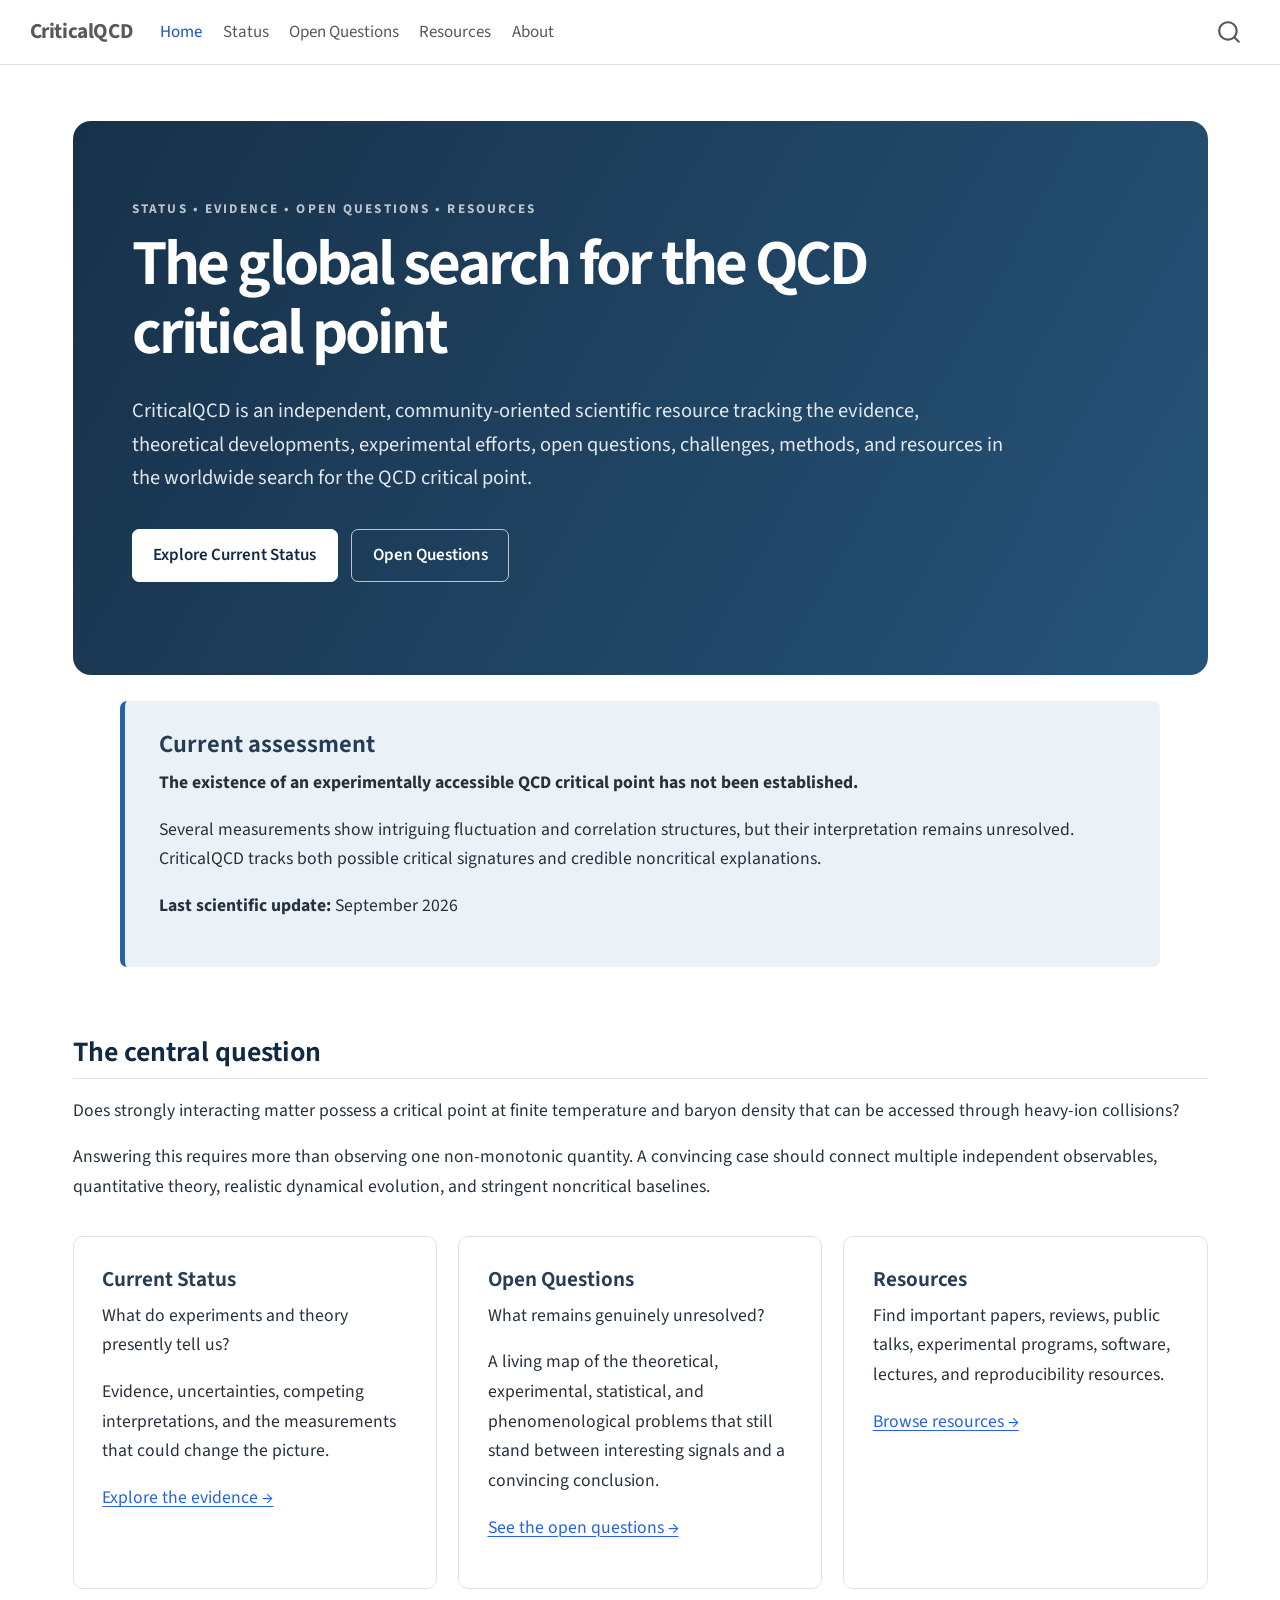
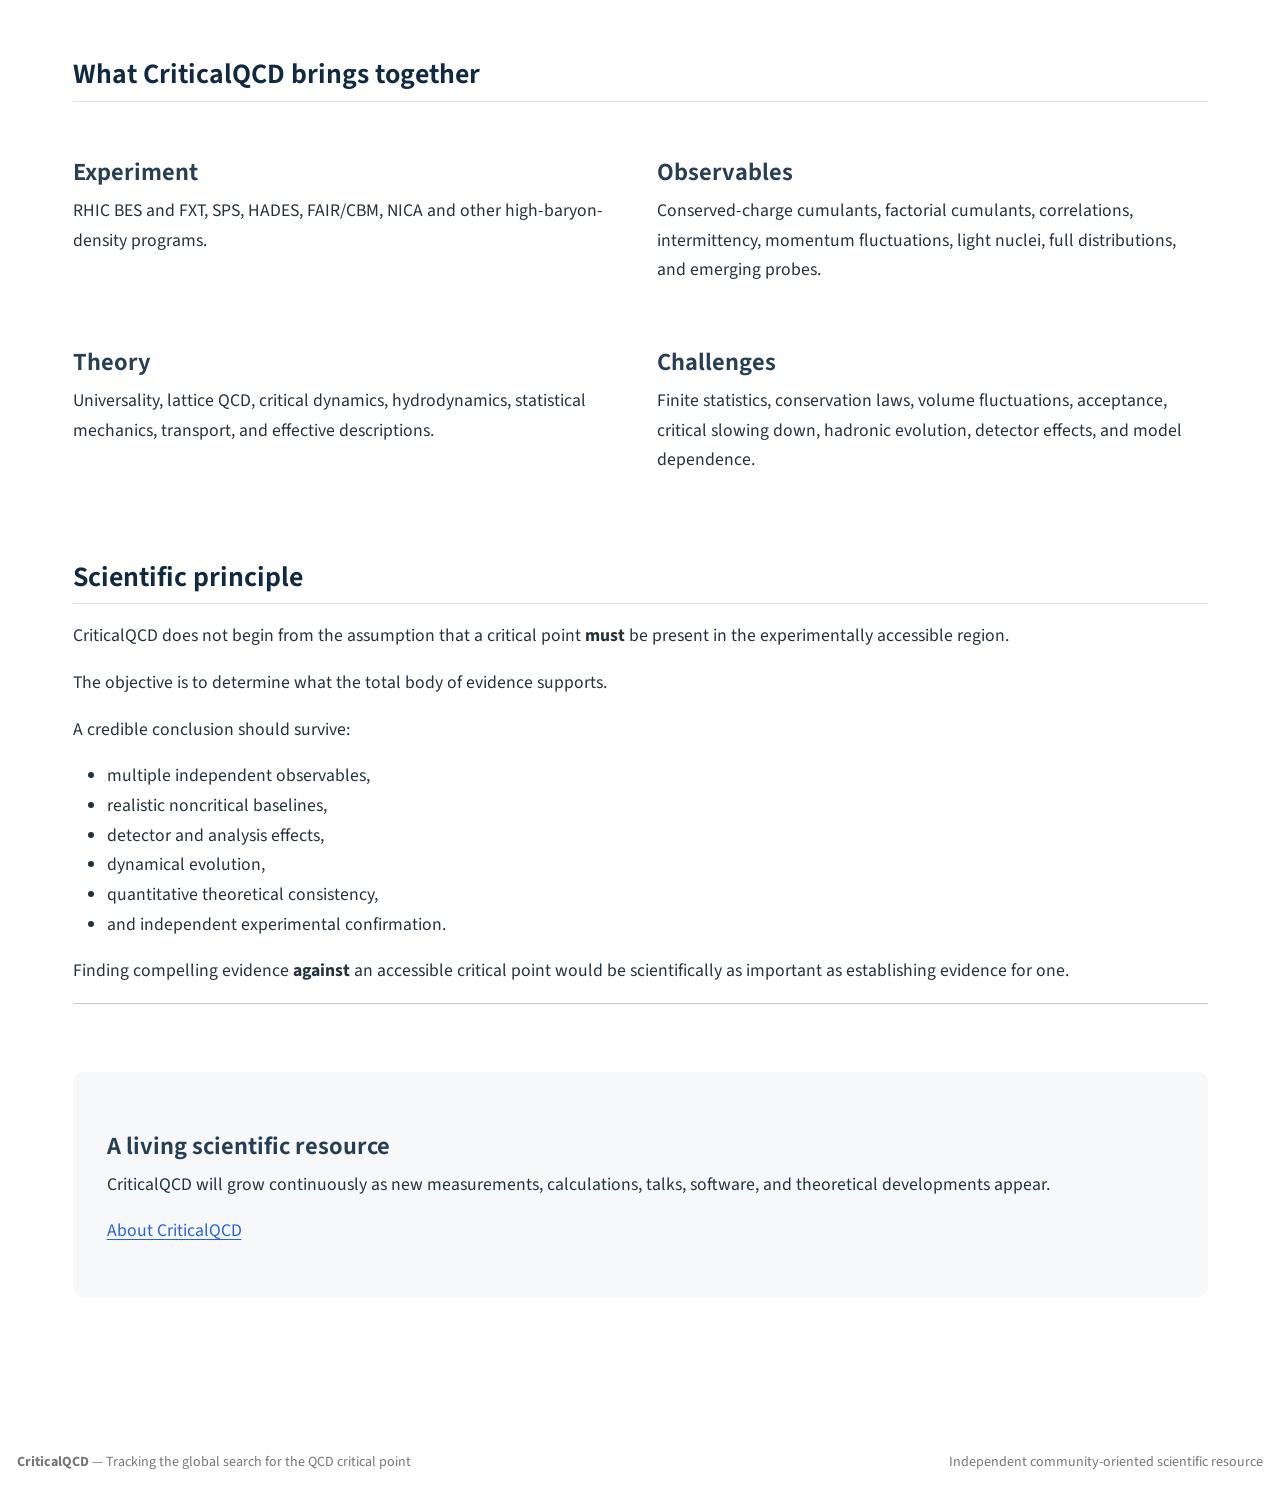
<file: index.html>
<!DOCTYPE html>
<html xmlns="http://www.w3.org/1999/xhtml" lang="en" xml:lang="en"><head>

<meta charset="utf-8">
<meta name="generator" content="quarto-1.10.18">

<meta name="viewport" content="width=device-width, initial-scale=1.0, user-scalable=yes">

<meta name="description" content="CriticalQCD is an independent, community-oriented scientific resource tracking evidence, theory, experiments, open questions, challenges, talks, papers, software, and worldwide efforts in the search for the QCD critical point.">

<title>CriticalQCD — Status of the QCD Critical Point Search – CriticalQCD</title>
<style>
/* Default styles provided by pandoc.
** See https://pandoc.org/MANUAL.html#variables-for-html for config info.
*/
span.smallcaps{font-variant: small-caps;}
div.columns{display: flex; gap: 1.5em;}
div.column{flex: auto;}
@media screen {
div.columns{gap: min(4vw, 1.5em);}
div.column{overflow-x: auto;}
}
div.hanging-indent{margin-left: 1.5em; text-indent: -1.5em;}
ul.task-list{list-style: none;}
ul.task-list li input[type="checkbox"] {
  width: 0.8em;
  margin: 0 0.8em 0.2em -1em; /* quarto-specific, see https://github.com/quarto-dev/quarto-cli/issues/4556 */ 
  vertical-align: middle;
}
</style>


<script src="site_libs/quarto-nav/quarto-nav.js"></script>
<script src="site_libs/quarto-nav/headroom.min.js"></script>
<script src="site_libs/clipboard/clipboard.min.js"></script>
<script src="site_libs/quarto-search/autocomplete.umd.js"></script>
<script src="site_libs/quarto-search/fuse.min.js"></script>
<script src="site_libs/quarto-search/quarto-search.js"></script>
<meta name="quarto:offset" content="./">
<script src="site_libs/quarto-html/quarto.js" type="module"></script>
<script src="site_libs/quarto-html/tabsets/tabsets.js" type="module"></script>
<script src="site_libs/quarto-html/popper.min.js"></script>
<script src="site_libs/quarto-html/tippy.umd.min.js"></script>
<script src="site_libs/quarto-html/anchor.min.js"></script>
<link href="site_libs/quarto-html/tippy.css" rel="stylesheet">
<link href="site_libs/quarto-html/quarto-syntax-highlighting-64a204ab8560d761af7679ceaba22944.css" rel="stylesheet" id="quarto-text-highlighting-styles">
<script src="site_libs/bootstrap/bootstrap.min.js"></script>
<link href="site_libs/bootstrap/bootstrap-icons.css" rel="stylesheet">
<link href="site_libs/bootstrap/bootstrap-e84dcb36a61b4148e0fcd244bdd2af34.min.css" rel="stylesheet" append-hash="true" id="quarto-bootstrap" data-mode="light">
<script id="quarto-search-options" type="application/json">{
  "location": "navbar",
  "copy-button": false,
  "collapse-after": 3,
  "panel-placement": "end",
  "type": "overlay",
  "limit": 50,
  "keyboard-shortcut": [
    "f",
    "/",
    "s"
  ],
  "show-item-context": false,
  "language": {
    "search-no-results-text": "No results",
    "search-matching-documents-text": "matching documents",
    "search-copy-link-title": "Copy link to search",
    "search-hide-matches-text": "Hide additional matches",
    "search-more-match-text": "more match in this document",
    "search-more-matches-text": "more matches in this document",
    "search-clear-button-title": "Clear",
    "search-text-placeholder": "",
    "search-detached-cancel-button-title": "Cancel",
    "search-submit-button-title": "Submit",
    "search-label": "Search"
  }
}</script>
<style>html{ scroll-behavior: smooth; }</style>


<link rel="stylesheet" href="styles.css">
<meta property="og:title" content="CriticalQCD — Status of the QCD Critical Point Search">
<meta property="og:description" content="CriticalQCD is an independent, community-oriented scientific resource tracking evidence, theory, experiments, open questions, challenges, talks, papers, software, and worldwide efforts in the search for the QCD critical point.">
<meta property="og:site_name" content="CriticalQCD">
<meta name="twitter:title" content="CriticalQCD — Status of the QCD Critical Point Search">
<meta name="twitter:description" content="CriticalQCD is an independent, community-oriented scientific resource tracking evidence, theory, experiments, open questions, challenges, talks, papers, software, and worldwide efforts in the search for the QCD critical point.">
<meta name="twitter:card" content="summary">
</head>

<body class="nav-fixed quarto-light">

<div id="quarto-search-results"></div>
  <header id="quarto-header" class="headroom fixed-top">
    <nav class="navbar navbar-expand-lg " data-bs-theme="dark">
      <div class="navbar-container container-fluid">
      <div class="navbar-brand-container mx-auto">
    <a class="navbar-brand" href="./index.html">
    <span class="navbar-title">CriticalQCD</span>
    </a>
  </div>
            <div id="quarto-search" class="" title="Search"></div>
          <button class="navbar-toggler" type="button" data-bs-toggle="collapse" data-bs-target="#navbarCollapse" aria-controls="navbarCollapse" role="menu" aria-expanded="false" aria-label="Toggle navigation" onclick="if (window.quartoToggleHeadroom) { window.quartoToggleHeadroom(); }">
  <span class="navbar-toggler-icon"></span>
</button>
          <div class="collapse navbar-collapse" id="navbarCollapse">
            <ul class="navbar-nav navbar-nav-scroll me-auto">
  <li class="nav-item">
    <a class="nav-link active" href="./index.html" aria-current="page"> 
<span class="menu-text">Home</span></a>
  </li>  
  <li class="nav-item">
    <a class="nav-link" href="./status.html"> 
<span class="menu-text">Status</span></a>
  </li>  
  <li class="nav-item">
    <a class="nav-link" href="./questions.html"> 
<span class="menu-text">Open Questions</span></a>
  </li>  
  <li class="nav-item">
    <a class="nav-link" href="./resources.html"> 
<span class="menu-text">Resources</span></a>
  </li>  
  <li class="nav-item">
    <a class="nav-link" href="./about.html"> 
<span class="menu-text">About</span></a>
  </li>  
</ul>
          </div> <!-- /navcollapse -->
            <div class="quarto-navbar-tools">
</div>
      </div> <!-- /container-fluid -->
    </nav>
</header>
<!-- content -->
<div id="quarto-content" class="quarto-container page-columns page-rows-contents page-layout-full page-navbar">
<!-- sidebar -->
<!-- margin-sidebar -->
    
<!-- main -->
<main class="content column-page" id="quarto-document-content"><header id="title-block-header" class="quarto-title-block"></header>




<div class="hero">
<div class="hero-kicker">
STATUS • EVIDENCE • OPEN QUESTIONS • RESOURCES
</div>
<section id="the-global-search-for-the-qcd-critical-point" class="level1">
<h1>The global search for the QCD critical point</h1>
<p>CriticalQCD is an independent, community-oriented scientific resource tracking the evidence, theoretical developments, experimental efforts, open questions, challenges, methods, and resources in the worldwide search for the QCD critical point.</p>
<div class="hero-actions">
<p><a href="./status.html" class="btn btn-primary">Explore Current Status</a></p>
<p><a href="./questions.html" class="btn btn-outline">Open Questions</a></p>
</div>
</section>
</div>
<section id="current-assessment" class="level3 status-panel">
<h3 class="anchored" data-anchor-id="current-assessment">Current assessment</h3>
<p><strong>The existence of an experimentally accessible QCD critical point has not been established.</strong></p>
<p>Several measurements show intriguing fluctuation and correlation structures, but their interpretation remains unresolved. CriticalQCD tracks both possible critical signatures and credible noncritical explanations.</p>
<p><strong>Last scientific update:</strong> September 2026</p>
</section>
<section id="the-central-question" class="level2">
<h2 class="anchored" data-anchor-id="the-central-question">The central question</h2>
<p>Does strongly interacting matter possess a critical point at finite temperature and baryon density that can be accessed through heavy-ion collisions?</p>
<p>Answering this requires more than observing one non-monotonic quantity. A convincing case should connect multiple independent observables, quantitative theory, realistic dynamical evolution, and stringent noncritical baselines.</p>
<div class="home-grid">
<section id="current-status" class="level3 home-card">
<h3 class="anchored" data-anchor-id="current-status">Current Status</h3>
<p>What do experiments and theory presently tell us?</p>
<p>Evidence, uncertainties, competing interpretations, and the measurements that could change the picture.</p>
<p><a href="./status.html">Explore the evidence →</a></p>
</section>
<section id="open-questions" class="level3 home-card">
<h3 class="anchored" data-anchor-id="open-questions">Open Questions</h3>
<p>What remains genuinely unresolved?</p>
<p>A living map of the theoretical, experimental, statistical, and phenomenological problems that still stand between interesting signals and a convincing conclusion.</p>
<p><a href="./questions.html">See the open questions →</a></p>
</section>
<section id="resources" class="level3 home-card">
<h3 class="anchored" data-anchor-id="resources">Resources</h3>
<p>Find important papers, reviews, public talks, experimental programs, software, lectures, and reproducibility resources.</p>
<p><a href="./resources.html">Browse resources →</a></p>
</section>
</div>
</section>
<section id="what-criticalqcd-brings-together" class="level2">
<h2 class="anchored" data-anchor-id="what-criticalqcd-brings-together">What CriticalQCD brings together</h2>
<div class="topic-grid">
<section id="experiment" class="level3">
<h3 class="anchored" data-anchor-id="experiment">Experiment</h3>
<p>RHIC BES and FXT, SPS, HADES, FAIR/CBM, NICA and other high-baryon-density programs.</p>
</section>
<section id="observables" class="level3">
<h3 class="anchored" data-anchor-id="observables">Observables</h3>
<p>Conserved-charge cumulants, factorial cumulants, correlations, intermittency, momentum fluctuations, light nuclei, full distributions, and emerging probes.</p>
</section>
<section id="theory" class="level3">
<h3 class="anchored" data-anchor-id="theory">Theory</h3>
<p>Universality, lattice QCD, critical dynamics, hydrodynamics, statistical mechanics, transport, and effective descriptions.</p>
</section>
<section id="challenges" class="level3">
<h3 class="anchored" data-anchor-id="challenges">Challenges</h3>
<p>Finite statistics, conservation laws, volume fluctuations, acceptance, critical slowing down, hadronic evolution, detector effects, and model dependence.</p>
</section>
</div>
</section>
<section id="scientific-principle" class="level2">
<h2 class="anchored" data-anchor-id="scientific-principle">Scientific principle</h2>
<p>CriticalQCD does not begin from the assumption that a critical point <strong>must</strong> be present in the experimentally accessible region.</p>
<p>The objective is to determine what the total body of evidence supports.</p>
<p>A credible conclusion should survive:</p>
<ul>
<li>multiple independent observables,</li>
<li>realistic noncritical baselines,</li>
<li>detector and analysis effects,</li>
<li>dynamical evolution,</li>
<li>quantitative theoretical consistency,</li>
<li>and independent experimental confirmation.</li>
</ul>
<p>Finding compelling evidence <strong>against</strong> an accessible critical point would be scientifically as important as establishing evidence for one.</p>
<hr>
<section id="a-living-scientific-resource" class="level3 home-closing">
<h3 class="anchored" data-anchor-id="a-living-scientific-resource">A living scientific resource</h3>
<p>CriticalQCD will grow continuously as new measurements, calculations, talks, software, and theoretical developments appear.</p>
<p><a href="./about.html">About CriticalQCD</a></p>
</section>


</section>

</main> <!-- /main -->
<script id="quarto-html-after-body" type="application/javascript">
  window.document.addEventListener("DOMContentLoaded", function (event) {
    const icon = "";
    const anchorJS = new window.AnchorJS();
    anchorJS.options = {
      placement: 'right',
      icon: icon
    };
    anchorJS.add('.anchored');
    const isCodeAnnotation = (el) => {
      for (const clz of el.classList) {
        if (clz.startsWith('code-annotation-')) {                     
          return true;
        }
      }
      return false;
    }
    const onCopySuccess = function(e) {
      // button target
      const button = e.trigger;
      // don't keep focus
      button.blur();
      // flash "checked"
      button.classList.add('code-copy-button-checked');
      var currentTitle = button.getAttribute("title");
      button.setAttribute("title", "Copied!");
      let tooltip;
      if (window.bootstrap) {
        button.setAttribute("data-bs-toggle", "tooltip");
        button.setAttribute("data-bs-placement", "left");
        button.setAttribute("data-bs-title", "Copied!");
        tooltip = new bootstrap.Tooltip(button, 
          { trigger: "manual", 
            customClass: "code-copy-button-tooltip",
            offset: [0, -8]});
        tooltip.show();    
      }
      setTimeout(function() {
        if (tooltip) {
          tooltip.hide();
          button.removeAttribute("data-bs-title");
          button.removeAttribute("data-bs-toggle");
          button.removeAttribute("data-bs-placement");
        }
        button.setAttribute("title", currentTitle);
        button.classList.remove('code-copy-button-checked');
      }, 1000);
      // clear code selection
      e.clearSelection();
    }
    const getTextToCopy = function(trigger) {
      const outerScaffold = trigger.parentElement.cloneNode(true);
      const codeEl = outerScaffold.querySelector('code');
      for (const childEl of codeEl.children) {
        if (isCodeAnnotation(childEl)) {
          childEl.remove();
        }
      }
      return codeEl.innerText;
    }
    const clipboard = new window.ClipboardJS('.code-copy-button:not([data-in-quarto-modal])', {
      text: getTextToCopy
    });
    clipboard.on('success', onCopySuccess);
    if (window.document.getElementById('quarto-embedded-source-code-modal')) {
      const clipboardModal = new window.ClipboardJS('.code-copy-button[data-in-quarto-modal]', {
        text: getTextToCopy,
        container: window.document.getElementById('quarto-embedded-source-code-modal')
      });
      clipboardModal.on('success', onCopySuccess);
    }
      var localhostRegex = new RegExp(/^(?:http|https):\/\/localhost\:?[0-9]*\//);
      var mailtoRegex = new RegExp(/^mailto:/);
        var filterRegex = new RegExp("https:\/\/criticalqcd\.org");
      var isInternal = (href) => {
          return filterRegex.test(href) || localhostRegex.test(href) || mailtoRegex.test(href);
      }
      // Inspect non-navigation links and adorn them if external
     var links = window.document.querySelectorAll('a[href]:not(.nav-link):not(.navbar-brand):not(.toc-action):not(.sidebar-link):not(.sidebar-item-toggle):not(.pagination-link):not(.no-external):not([aria-hidden]):not(.dropdown-item):not(.quarto-navigation-tool):not(.about-link)');
      for (var i=0; i<links.length; i++) {
        const link = links[i];
        if (!isInternal(link.href)) {
          // undo the damage that might have been done by quarto-nav.js in the case of
          // links that we want to consider external
          if (link.dataset.originalHref !== undefined) {
            link.href = link.dataset.originalHref;
          }
        }
      }
    function tippyHover(el, contentFn, onTriggerFn, onUntriggerFn) {
      const config = {
        allowHTML: true,
        maxWidth: 500,
        delay: 100,
        arrow: false,
        appendTo: function(el) {
            return el.parentElement;
        },
        interactive: true,
        interactiveBorder: 10,
        theme: 'quarto',
        placement: 'bottom-start',
      };
      if (contentFn) {
        config.content = contentFn;
      }
      if (onTriggerFn) {
        config.onTrigger = onTriggerFn;
      }
      if (onUntriggerFn) {
        config.onUntrigger = onUntriggerFn;
      }
      window.tippy(el, config); 
    }
    const noterefs = window.document.querySelectorAll('a[role="doc-noteref"]');
    for (var i=0; i<noterefs.length; i++) {
      const ref = noterefs[i];
      tippyHover(ref, function() {
        // use id or data attribute instead here
        let href = ref.getAttribute('data-footnote-href') || ref.getAttribute('href');
        try { href = new URL(href).hash; } catch {}
        const id = href.replace(/^#\/?/, "");
        const note = window.document.getElementById(id);
        if (note) {
          return note.innerHTML;
        } else {
          return "";
        }
      });
    }
    const xrefs = window.document.querySelectorAll('a.quarto-xref');
    const processXRef = (id, note) => {
      // Strip column container classes
      const stripColumnClz = (el) => {
        el.classList.remove("page-full", "page-columns");
        if (el.children) {
          for (const child of el.children) {
            stripColumnClz(child);
          }
        }
      }
      stripColumnClz(note)
      if (id === null || id.startsWith('sec-')) {
        // Special case sections, only their first couple elements
        const container = document.createElement("div");
        if (note.children && note.children.length > 2) {
          container.appendChild(note.children[0].cloneNode(true));
          for (let i = 1; i < note.children.length; i++) {
            const child = note.children[i];
            if (child.tagName === "P" && child.innerText === "") {
              continue;
            } else {
              container.appendChild(child.cloneNode(true));
              break;
            }
          }
          if (window.Quarto?.typesetMath) {
            window.Quarto.typesetMath(container);
          }
          return container.innerHTML
        } else {
          if (window.Quarto?.typesetMath) {
            window.Quarto.typesetMath(note);
          }
          return note.innerHTML;
        }
      } else {
        // Remove any anchor links if they are present
        const anchorLink = note.querySelector('a.anchorjs-link');
        if (anchorLink) {
          anchorLink.remove();
        }
        if (window.Quarto?.typesetMath) {
          window.Quarto.typesetMath(note);
        }
        if (note.classList.contains("callout")) {
          return note.outerHTML;
        } else {
          return note.innerHTML;
        }
      }
    }
    for (var i=0; i<xrefs.length; i++) {
      const xref = xrefs[i];
      tippyHover(xref, undefined, function(instance) {
        instance.disable();
        let url = xref.getAttribute('href');
        let hash = undefined; 
        if (url.startsWith('#')) {
          hash = url;
        } else {
          try { hash = new URL(url).hash; } catch {}
        }
        if (hash) {
          const id = hash.replace(/^#\/?/, "");
          const note = window.document.getElementById(id);
          if (note !== null) {
            try {
              const html = processXRef(id, note.cloneNode(true));
              instance.setContent(html);
            } finally {
              instance.enable();
              instance.show();
            }
          } else {
            // See if we can fetch this
            fetch(url.split('#')[0])
            .then(res => res.text())
            .then(html => {
              const parser = new DOMParser();
              const htmlDoc = parser.parseFromString(html, "text/html");
              const note = htmlDoc.getElementById(id);
              if (note !== null) {
                const html = processXRef(id, note);
                instance.setContent(html);
              } 
            }).finally(() => {
              instance.enable();
              instance.show();
            });
          }
        } else {
          // See if we can fetch a full url (with no hash to target)
          // This is a special case and we should probably do some content thinning / targeting
          fetch(url)
          .then(res => res.text())
          .then(html => {
            const parser = new DOMParser();
            const htmlDoc = parser.parseFromString(html, "text/html");
            const note = htmlDoc.querySelector('main.content');
            if (note !== null) {
              // This should only happen for chapter cross references
              // (since there is no id in the URL)
              // remove the first header
              if (note.children.length > 0 && note.children[0].tagName === "HEADER") {
                note.children[0].remove();
              }
              const html = processXRef(null, note);
              instance.setContent(html);
            } 
          }).finally(() => {
            instance.enable();
            instance.show();
          });
        }
      }, function(instance) {
      });
    }
        let selectedAnnoteEl;
        const selectorForAnnotation = ( cell, annotation) => {
          let cellAttr = 'data-code-cell="' + cell + '"';
          let lineAttr = 'data-code-annotation="' +  annotation + '"';
          const selector = 'span[' + cellAttr + '][' + lineAttr + ']';
          return selector;
        }
        const selectCodeLines = (annoteEl) => {
          const doc = window.document;
          const targetCell = annoteEl.getAttribute("data-target-cell");
          const targetAnnotation = annoteEl.getAttribute("data-target-annotation");
          const annoteSpan = window.document.querySelector(selectorForAnnotation(targetCell, targetAnnotation));
          const lines = annoteSpan.getAttribute("data-code-lines").split(",");
          const lineIds = lines.map((line) => {
            return targetCell + "-" + line;
          })
          let top = null;
          let height = null;
          let parent = null;
          if (lineIds.length > 0) {
              //compute the position of the single el (top and bottom and make a div)
              const el = window.document.getElementById(lineIds[0]);
              top = el.offsetTop;
              height = el.offsetHeight;
              parent = el.parentElement.parentElement;
            if (lineIds.length > 1) {
              const lastEl = window.document.getElementById(lineIds[lineIds.length - 1]);
              const bottom = lastEl.offsetTop + lastEl.offsetHeight;
              height = bottom - top;
            }
            if (top !== null && height !== null && parent !== null) {
              // cook up a div (if necessary) and position it 
              let div = window.document.getElementById("code-annotation-line-highlight");
              if (div === null) {
                div = window.document.createElement("div");
                div.setAttribute("id", "code-annotation-line-highlight");
                div.style.position = 'absolute';
                parent.appendChild(div);
              }
              div.style.top = top - 2 + "px";
              div.style.height = height + 4 + "px";
              div.style.left = 0;
              let gutterDiv = window.document.getElementById("code-annotation-line-highlight-gutter");
              if (gutterDiv === null) {
                gutterDiv = window.document.createElement("div");
                gutterDiv.setAttribute("id", "code-annotation-line-highlight-gutter");
                gutterDiv.style.position = 'absolute';
                const codeCell = window.document.getElementById(targetCell);
                const gutter = codeCell.querySelector('.code-annotation-gutter');
                gutter.appendChild(gutterDiv);
              }
              gutterDiv.style.top = top - 2 + "px";
              gutterDiv.style.height = height + 4 + "px";
            }
            selectedAnnoteEl = annoteEl;
          }
        };
        const unselectCodeLines = () => {
          const elementsIds = ["code-annotation-line-highlight", "code-annotation-line-highlight-gutter"];
          elementsIds.forEach((elId) => {
            const div = window.document.getElementById(elId);
            if (div) {
              div.remove();
            }
          });
          selectedAnnoteEl = undefined;
        };
          // Handle positioning of the toggle
      window.addEventListener(
        "resize",
        throttle(() => {
          elRect = undefined;
          if (selectedAnnoteEl) {
            selectCodeLines(selectedAnnoteEl);
          }
        }, 10)
      );
      function throttle(fn, ms) {
      let throttle = false;
      let timer;
        return (...args) => {
          if(!throttle) { // first call gets through
              fn.apply(this, args);
              throttle = true;
          } else { // all the others get throttled
              if(timer) clearTimeout(timer); // cancel #2
              timer = setTimeout(() => {
                fn.apply(this, args);
                timer = throttle = false;
              }, ms);
          }
        };
      }
        // Attach click handler to the DT
        const annoteDls = window.document.querySelectorAll('dt[data-target-cell]');
        for (const annoteDlNode of annoteDls) {
          annoteDlNode.addEventListener('click', (event) => {
            const clickedEl = event.target;
            if (clickedEl !== selectedAnnoteEl) {
              unselectCodeLines();
              const activeEl = window.document.querySelector('dt[data-target-cell].code-annotation-active');
              if (activeEl) {
                activeEl.classList.remove('code-annotation-active');
              }
              selectCodeLines(clickedEl);
              clickedEl.classList.add('code-annotation-active');
            } else {
              // Unselect the line
              unselectCodeLines();
              clickedEl.classList.remove('code-annotation-active');
            }
          });
        }
    const findCites = (el) => {
      const parentEl = el.parentElement;
      if (parentEl) {
        const cites = parentEl.dataset.cites;
        if (cites) {
          return {
            el,
            cites: cites.split(' ')
          };
        } else {
          return findCites(el.parentElement)
        }
      } else {
        return undefined;
      }
    };
    var bibliorefs = window.document.querySelectorAll('a[role="doc-biblioref"]');
    for (var i=0; i<bibliorefs.length; i++) {
      const ref = bibliorefs[i];
      const citeInfo = findCites(ref);
      if (citeInfo) {
        tippyHover(citeInfo.el, function() {
          var popup = window.document.createElement('div');
          citeInfo.cites.forEach(function(cite) {
            var citeDiv = window.document.createElement('div');
            citeDiv.classList.add('hanging-indent');
            citeDiv.classList.add('csl-entry');
            var biblioDiv = window.document.getElementById('ref-' + cite);
            if (biblioDiv) {
              citeDiv.innerHTML = biblioDiv.innerHTML;
            }
            popup.appendChild(citeDiv);
          });
          return popup.innerHTML;
        });
      }
    }
  });
  </script>
</div> <!-- /content -->
<footer class="footer">
  <div class="nav-footer">
    <div class="nav-footer-left">
<p><strong>CriticalQCD</strong> — Tracking the global search for the QCD critical point</p>
</div>   
    <div class="nav-footer-center">
      &nbsp;
    </div>
    <div class="nav-footer-right">
<p>Independent community-oriented scientific resource</p>
</div>
  </div>
</footer>




<script src="site_libs/quarto-html/zenscroll-min.js"></script>
</body></html>
</file>
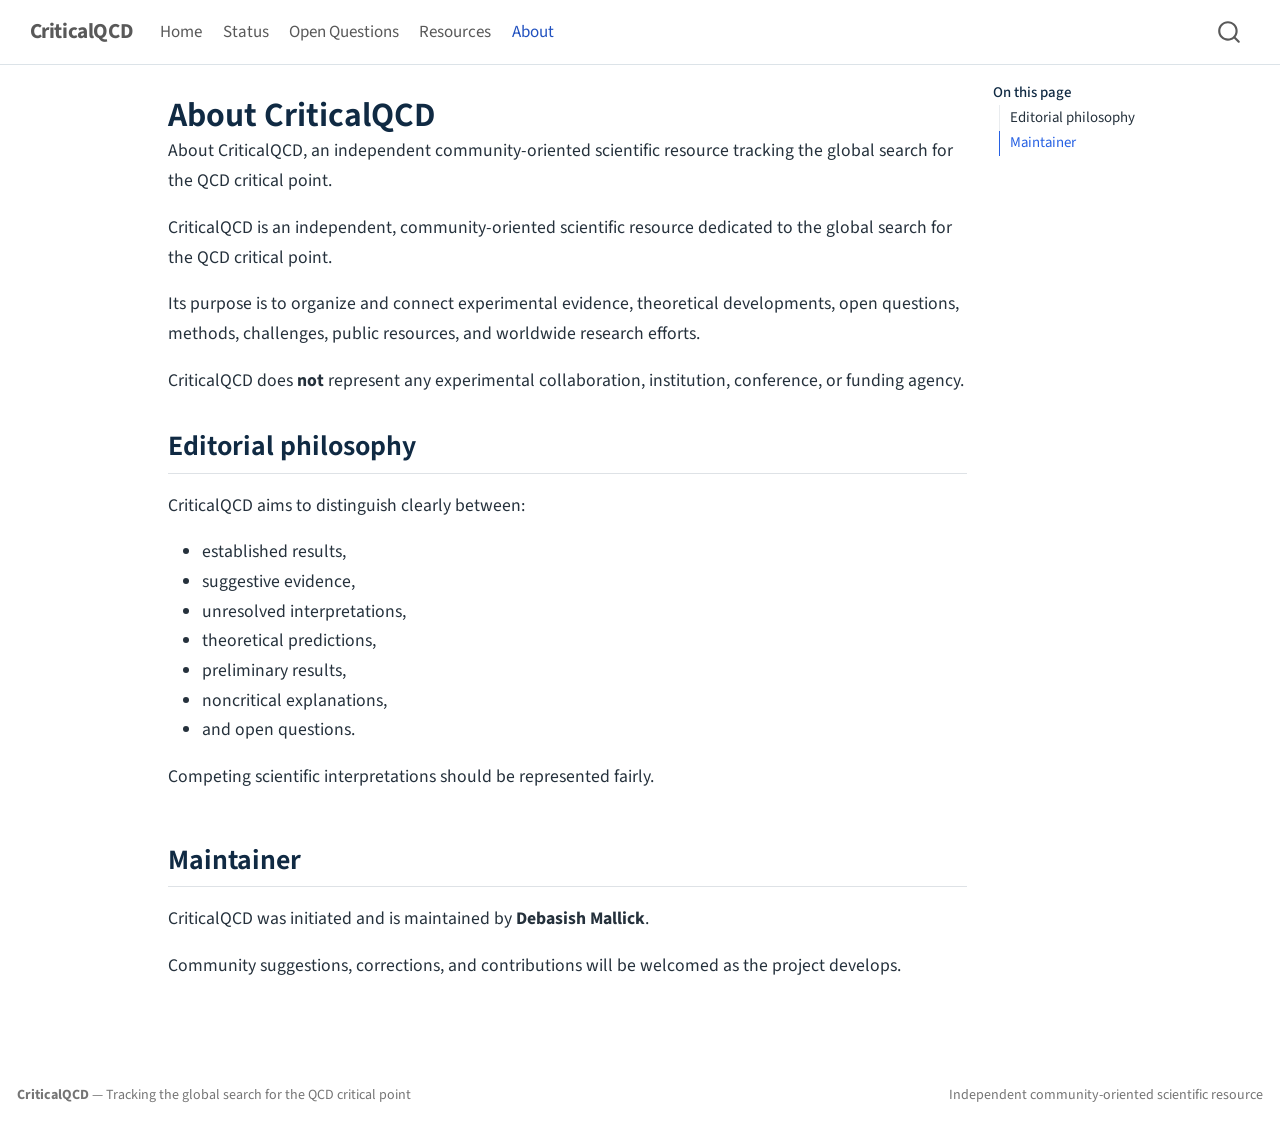
<file: about.html>
<!DOCTYPE html>
<html xmlns="http://www.w3.org/1999/xhtml" lang="en" xml:lang="en"><head>

<meta charset="utf-8">
<meta name="generator" content="quarto-1.10.18">

<meta name="viewport" content="width=device-width, initial-scale=1.0, user-scalable=yes">

<meta name="description" content="About CriticalQCD, an independent community-oriented scientific resource tracking the global search for the QCD critical point.">

<title>About CriticalQCD – CriticalQCD</title>
<style>
/* Default styles provided by pandoc.
** See https://pandoc.org/MANUAL.html#variables-for-html for config info.
*/
span.smallcaps{font-variant: small-caps;}
div.columns{display: flex; gap: 1.5em;}
div.column{flex: auto;}
@media screen {
div.columns{gap: min(4vw, 1.5em);}
div.column{overflow-x: auto;}
}
div.hanging-indent{margin-left: 1.5em; text-indent: -1.5em;}
ul.task-list{list-style: none;}
ul.task-list li input[type="checkbox"] {
  width: 0.8em;
  margin: 0 0.8em 0.2em -1em; /* quarto-specific, see https://github.com/quarto-dev/quarto-cli/issues/4556 */ 
  vertical-align: middle;
}
</style>


<script src="site_libs/quarto-nav/quarto-nav.js"></script>
<script src="site_libs/quarto-nav/headroom.min.js"></script>
<script src="site_libs/clipboard/clipboard.min.js"></script>
<script src="site_libs/quarto-search/autocomplete.umd.js"></script>
<script src="site_libs/quarto-search/fuse.min.js"></script>
<script src="site_libs/quarto-search/quarto-search.js"></script>
<meta name="quarto:offset" content="./">
<script src="site_libs/quarto-html/quarto.js" type="module"></script>
<script src="site_libs/quarto-html/tabsets/tabsets.js" type="module"></script>
<script src="site_libs/quarto-html/popper.min.js"></script>
<script src="site_libs/quarto-html/tippy.umd.min.js"></script>
<script src="site_libs/quarto-html/anchor.min.js"></script>
<link href="site_libs/quarto-html/tippy.css" rel="stylesheet">
<link href="site_libs/quarto-html/quarto-syntax-highlighting-64a204ab8560d761af7679ceaba22944.css" rel="stylesheet" id="quarto-text-highlighting-styles">
<script src="site_libs/bootstrap/bootstrap.min.js"></script>
<link href="site_libs/bootstrap/bootstrap-icons.css" rel="stylesheet">
<link href="site_libs/bootstrap/bootstrap-e84dcb36a61b4148e0fcd244bdd2af34.min.css" rel="stylesheet" append-hash="true" id="quarto-bootstrap" data-mode="light">
<script id="quarto-search-options" type="application/json">{
  "location": "navbar",
  "copy-button": false,
  "collapse-after": 3,
  "panel-placement": "end",
  "type": "overlay",
  "limit": 50,
  "keyboard-shortcut": [
    "f",
    "/",
    "s"
  ],
  "show-item-context": false,
  "language": {
    "search-no-results-text": "No results",
    "search-matching-documents-text": "matching documents",
    "search-copy-link-title": "Copy link to search",
    "search-hide-matches-text": "Hide additional matches",
    "search-more-match-text": "more match in this document",
    "search-more-matches-text": "more matches in this document",
    "search-clear-button-title": "Clear",
    "search-text-placeholder": "",
    "search-detached-cancel-button-title": "Cancel",
    "search-submit-button-title": "Submit",
    "search-label": "Search"
  }
}</script>
<style>html{ scroll-behavior: smooth; }</style>


<link rel="stylesheet" href="styles.css">
<meta property="og:title" content="About CriticalQCD – CriticalQCD">
<meta property="og:description" content="About CriticalQCD, an independent community-oriented scientific resource tracking the global search for the QCD critical point.">
<meta property="og:site_name" content="CriticalQCD">
<meta name="twitter:title" content="About CriticalQCD – CriticalQCD">
<meta name="twitter:description" content="About CriticalQCD, an independent community-oriented scientific resource tracking the global search for the QCD critical point.">
<meta name="twitter:card" content="summary">
</head>

<body class="nav-fixed quarto-light">

<div id="quarto-search-results"></div>
  <header id="quarto-header" class="headroom fixed-top">
    <nav class="navbar navbar-expand-lg " data-bs-theme="dark">
      <div class="navbar-container container-fluid">
      <div class="navbar-brand-container mx-auto">
    <a class="navbar-brand" href="./index.html">
    <span class="navbar-title">CriticalQCD</span>
    </a>
  </div>
            <div id="quarto-search" class="" title="Search"></div>
          <button class="navbar-toggler" type="button" data-bs-toggle="collapse" data-bs-target="#navbarCollapse" aria-controls="navbarCollapse" role="menu" aria-expanded="false" aria-label="Toggle navigation" onclick="if (window.quartoToggleHeadroom) { window.quartoToggleHeadroom(); }">
  <span class="navbar-toggler-icon"></span>
</button>
          <div class="collapse navbar-collapse" id="navbarCollapse">
            <ul class="navbar-nav navbar-nav-scroll me-auto">
  <li class="nav-item">
    <a class="nav-link" href="./index.html"> 
<span class="menu-text">Home</span></a>
  </li>  
  <li class="nav-item">
    <a class="nav-link" href="./status.html"> 
<span class="menu-text">Status</span></a>
  </li>  
  <li class="nav-item">
    <a class="nav-link" href="./questions.html"> 
<span class="menu-text">Open Questions</span></a>
  </li>  
  <li class="nav-item">
    <a class="nav-link" href="./resources.html"> 
<span class="menu-text">Resources</span></a>
  </li>  
  <li class="nav-item">
    <a class="nav-link active" href="./about.html" aria-current="page"> 
<span class="menu-text">About</span></a>
  </li>  
</ul>
          </div> <!-- /navcollapse -->
            <div class="quarto-navbar-tools">
</div>
      </div> <!-- /container-fluid -->
    </nav>
</header>
<!-- content -->
<div id="quarto-content" class="quarto-container page-columns page-rows-contents page-layout-article page-navbar">
<!-- sidebar -->
<!-- margin-sidebar -->
    <div id="quarto-margin-sidebar" class="sidebar margin-sidebar">
        <nav id="TOC" role="doc-toc" class="toc-active">
    <h2 id="toc-title">On this page</h2>
   
  <ul>
  <li><a href="#editorial-philosophy" id="toc-editorial-philosophy" class="nav-link active" data-scroll-target="#editorial-philosophy">Editorial philosophy</a></li>
  <li><a href="#maintainer" id="toc-maintainer" class="nav-link" data-scroll-target="#maintainer">Maintainer</a></li>
  </ul>
</nav>
    </div>
<!-- main -->
<main class="content" id="quarto-document-content">

<header id="title-block-header" class="quarto-title-block default">
<div class="quarto-title">
<h1 class="title">About CriticalQCD</h1>
</div>

<div>
  <div class="description">
    About CriticalQCD, an independent community-oriented scientific resource tracking the global search for the QCD critical point.
  </div>
</div>


<div class="quarto-title-meta">

    
  
    
  </div>
  


</header>


<p>CriticalQCD is an independent, community-oriented scientific resource dedicated to the global search for the QCD critical point.</p>
<p>Its purpose is to organize and connect experimental evidence, theoretical developments, open questions, methods, challenges, public resources, and worldwide research efforts.</p>
<p>CriticalQCD does <strong>not</strong> represent any experimental collaboration, institution, conference, or funding agency.</p>
<section id="editorial-philosophy" class="level2">
<h2 class="anchored" data-anchor-id="editorial-philosophy">Editorial philosophy</h2>
<p>CriticalQCD aims to distinguish clearly between:</p>
<ul>
<li>established results,</li>
<li>suggestive evidence,</li>
<li>unresolved interpretations,</li>
<li>theoretical predictions,</li>
<li>preliminary results,</li>
<li>noncritical explanations,</li>
<li>and open questions.</li>
</ul>
<p>Competing scientific interpretations should be represented fairly.</p>
</section>
<section id="maintainer" class="level2">
<h2 class="anchored" data-anchor-id="maintainer">Maintainer</h2>
<p>CriticalQCD was initiated and is maintained by <strong>Debasish Mallick</strong>.</p>
<p>Community suggestions, corrections, and contributions will be welcomed as the project develops.</p>


</section>

</main> <!-- /main -->
<script id="quarto-html-after-body" type="application/javascript">
  window.document.addEventListener("DOMContentLoaded", function (event) {
    const icon = "";
    const anchorJS = new window.AnchorJS();
    anchorJS.options = {
      placement: 'right',
      icon: icon
    };
    anchorJS.add('.anchored');
    const isCodeAnnotation = (el) => {
      for (const clz of el.classList) {
        if (clz.startsWith('code-annotation-')) {                     
          return true;
        }
      }
      return false;
    }
    const onCopySuccess = function(e) {
      // button target
      const button = e.trigger;
      // don't keep focus
      button.blur();
      // flash "checked"
      button.classList.add('code-copy-button-checked');
      var currentTitle = button.getAttribute("title");
      button.setAttribute("title", "Copied!");
      let tooltip;
      if (window.bootstrap) {
        button.setAttribute("data-bs-toggle", "tooltip");
        button.setAttribute("data-bs-placement", "left");
        button.setAttribute("data-bs-title", "Copied!");
        tooltip = new bootstrap.Tooltip(button, 
          { trigger: "manual", 
            customClass: "code-copy-button-tooltip",
            offset: [0, -8]});
        tooltip.show();    
      }
      setTimeout(function() {
        if (tooltip) {
          tooltip.hide();
          button.removeAttribute("data-bs-title");
          button.removeAttribute("data-bs-toggle");
          button.removeAttribute("data-bs-placement");
        }
        button.setAttribute("title", currentTitle);
        button.classList.remove('code-copy-button-checked');
      }, 1000);
      // clear code selection
      e.clearSelection();
    }
    const getTextToCopy = function(trigger) {
      const outerScaffold = trigger.parentElement.cloneNode(true);
      const codeEl = outerScaffold.querySelector('code');
      for (const childEl of codeEl.children) {
        if (isCodeAnnotation(childEl)) {
          childEl.remove();
        }
      }
      return codeEl.innerText;
    }
    const clipboard = new window.ClipboardJS('.code-copy-button:not([data-in-quarto-modal])', {
      text: getTextToCopy
    });
    clipboard.on('success', onCopySuccess);
    if (window.document.getElementById('quarto-embedded-source-code-modal')) {
      const clipboardModal = new window.ClipboardJS('.code-copy-button[data-in-quarto-modal]', {
        text: getTextToCopy,
        container: window.document.getElementById('quarto-embedded-source-code-modal')
      });
      clipboardModal.on('success', onCopySuccess);
    }
      var localhostRegex = new RegExp(/^(?:http|https):\/\/localhost\:?[0-9]*\//);
      var mailtoRegex = new RegExp(/^mailto:/);
        var filterRegex = new RegExp("https:\/\/criticalqcd\.org");
      var isInternal = (href) => {
          return filterRegex.test(href) || localhostRegex.test(href) || mailtoRegex.test(href);
      }
      // Inspect non-navigation links and adorn them if external
     var links = window.document.querySelectorAll('a[href]:not(.nav-link):not(.navbar-brand):not(.toc-action):not(.sidebar-link):not(.sidebar-item-toggle):not(.pagination-link):not(.no-external):not([aria-hidden]):not(.dropdown-item):not(.quarto-navigation-tool):not(.about-link)');
      for (var i=0; i<links.length; i++) {
        const link = links[i];
        if (!isInternal(link.href)) {
          // undo the damage that might have been done by quarto-nav.js in the case of
          // links that we want to consider external
          if (link.dataset.originalHref !== undefined) {
            link.href = link.dataset.originalHref;
          }
        }
      }
    function tippyHover(el, contentFn, onTriggerFn, onUntriggerFn) {
      const config = {
        allowHTML: true,
        maxWidth: 500,
        delay: 100,
        arrow: false,
        appendTo: function(el) {
            return el.parentElement;
        },
        interactive: true,
        interactiveBorder: 10,
        theme: 'quarto',
        placement: 'bottom-start',
      };
      if (contentFn) {
        config.content = contentFn;
      }
      if (onTriggerFn) {
        config.onTrigger = onTriggerFn;
      }
      if (onUntriggerFn) {
        config.onUntrigger = onUntriggerFn;
      }
      window.tippy(el, config); 
    }
    const noterefs = window.document.querySelectorAll('a[role="doc-noteref"]');
    for (var i=0; i<noterefs.length; i++) {
      const ref = noterefs[i];
      tippyHover(ref, function() {
        // use id or data attribute instead here
        let href = ref.getAttribute('data-footnote-href') || ref.getAttribute('href');
        try { href = new URL(href).hash; } catch {}
        const id = href.replace(/^#\/?/, "");
        const note = window.document.getElementById(id);
        if (note) {
          return note.innerHTML;
        } else {
          return "";
        }
      });
    }
    const xrefs = window.document.querySelectorAll('a.quarto-xref');
    const processXRef = (id, note) => {
      // Strip column container classes
      const stripColumnClz = (el) => {
        el.classList.remove("page-full", "page-columns");
        if (el.children) {
          for (const child of el.children) {
            stripColumnClz(child);
          }
        }
      }
      stripColumnClz(note)
      if (id === null || id.startsWith('sec-')) {
        // Special case sections, only their first couple elements
        const container = document.createElement("div");
        if (note.children && note.children.length > 2) {
          container.appendChild(note.children[0].cloneNode(true));
          for (let i = 1; i < note.children.length; i++) {
            const child = note.children[i];
            if (child.tagName === "P" && child.innerText === "") {
              continue;
            } else {
              container.appendChild(child.cloneNode(true));
              break;
            }
          }
          if (window.Quarto?.typesetMath) {
            window.Quarto.typesetMath(container);
          }
          return container.innerHTML
        } else {
          if (window.Quarto?.typesetMath) {
            window.Quarto.typesetMath(note);
          }
          return note.innerHTML;
        }
      } else {
        // Remove any anchor links if they are present
        const anchorLink = note.querySelector('a.anchorjs-link');
        if (anchorLink) {
          anchorLink.remove();
        }
        if (window.Quarto?.typesetMath) {
          window.Quarto.typesetMath(note);
        }
        if (note.classList.contains("callout")) {
          return note.outerHTML;
        } else {
          return note.innerHTML;
        }
      }
    }
    for (var i=0; i<xrefs.length; i++) {
      const xref = xrefs[i];
      tippyHover(xref, undefined, function(instance) {
        instance.disable();
        let url = xref.getAttribute('href');
        let hash = undefined; 
        if (url.startsWith('#')) {
          hash = url;
        } else {
          try { hash = new URL(url).hash; } catch {}
        }
        if (hash) {
          const id = hash.replace(/^#\/?/, "");
          const note = window.document.getElementById(id);
          if (note !== null) {
            try {
              const html = processXRef(id, note.cloneNode(true));
              instance.setContent(html);
            } finally {
              instance.enable();
              instance.show();
            }
          } else {
            // See if we can fetch this
            fetch(url.split('#')[0])
            .then(res => res.text())
            .then(html => {
              const parser = new DOMParser();
              const htmlDoc = parser.parseFromString(html, "text/html");
              const note = htmlDoc.getElementById(id);
              if (note !== null) {
                const html = processXRef(id, note);
                instance.setContent(html);
              } 
            }).finally(() => {
              instance.enable();
              instance.show();
            });
          }
        } else {
          // See if we can fetch a full url (with no hash to target)
          // This is a special case and we should probably do some content thinning / targeting
          fetch(url)
          .then(res => res.text())
          .then(html => {
            const parser = new DOMParser();
            const htmlDoc = parser.parseFromString(html, "text/html");
            const note = htmlDoc.querySelector('main.content');
            if (note !== null) {
              // This should only happen for chapter cross references
              // (since there is no id in the URL)
              // remove the first header
              if (note.children.length > 0 && note.children[0].tagName === "HEADER") {
                note.children[0].remove();
              }
              const html = processXRef(null, note);
              instance.setContent(html);
            } 
          }).finally(() => {
            instance.enable();
            instance.show();
          });
        }
      }, function(instance) {
      });
    }
        let selectedAnnoteEl;
        const selectorForAnnotation = ( cell, annotation) => {
          let cellAttr = 'data-code-cell="' + cell + '"';
          let lineAttr = 'data-code-annotation="' +  annotation + '"';
          const selector = 'span[' + cellAttr + '][' + lineAttr + ']';
          return selector;
        }
        const selectCodeLines = (annoteEl) => {
          const doc = window.document;
          const targetCell = annoteEl.getAttribute("data-target-cell");
          const targetAnnotation = annoteEl.getAttribute("data-target-annotation");
          const annoteSpan = window.document.querySelector(selectorForAnnotation(targetCell, targetAnnotation));
          const lines = annoteSpan.getAttribute("data-code-lines").split(",");
          const lineIds = lines.map((line) => {
            return targetCell + "-" + line;
          })
          let top = null;
          let height = null;
          let parent = null;
          if (lineIds.length > 0) {
              //compute the position of the single el (top and bottom and make a div)
              const el = window.document.getElementById(lineIds[0]);
              top = el.offsetTop;
              height = el.offsetHeight;
              parent = el.parentElement.parentElement;
            if (lineIds.length > 1) {
              const lastEl = window.document.getElementById(lineIds[lineIds.length - 1]);
              const bottom = lastEl.offsetTop + lastEl.offsetHeight;
              height = bottom - top;
            }
            if (top !== null && height !== null && parent !== null) {
              // cook up a div (if necessary) and position it 
              let div = window.document.getElementById("code-annotation-line-highlight");
              if (div === null) {
                div = window.document.createElement("div");
                div.setAttribute("id", "code-annotation-line-highlight");
                div.style.position = 'absolute';
                parent.appendChild(div);
              }
              div.style.top = top - 2 + "px";
              div.style.height = height + 4 + "px";
              div.style.left = 0;
              let gutterDiv = window.document.getElementById("code-annotation-line-highlight-gutter");
              if (gutterDiv === null) {
                gutterDiv = window.document.createElement("div");
                gutterDiv.setAttribute("id", "code-annotation-line-highlight-gutter");
                gutterDiv.style.position = 'absolute';
                const codeCell = window.document.getElementById(targetCell);
                const gutter = codeCell.querySelector('.code-annotation-gutter');
                gutter.appendChild(gutterDiv);
              }
              gutterDiv.style.top = top - 2 + "px";
              gutterDiv.style.height = height + 4 + "px";
            }
            selectedAnnoteEl = annoteEl;
          }
        };
        const unselectCodeLines = () => {
          const elementsIds = ["code-annotation-line-highlight", "code-annotation-line-highlight-gutter"];
          elementsIds.forEach((elId) => {
            const div = window.document.getElementById(elId);
            if (div) {
              div.remove();
            }
          });
          selectedAnnoteEl = undefined;
        };
          // Handle positioning of the toggle
      window.addEventListener(
        "resize",
        throttle(() => {
          elRect = undefined;
          if (selectedAnnoteEl) {
            selectCodeLines(selectedAnnoteEl);
          }
        }, 10)
      );
      function throttle(fn, ms) {
      let throttle = false;
      let timer;
        return (...args) => {
          if(!throttle) { // first call gets through
              fn.apply(this, args);
              throttle = true;
          } else { // all the others get throttled
              if(timer) clearTimeout(timer); // cancel #2
              timer = setTimeout(() => {
                fn.apply(this, args);
                timer = throttle = false;
              }, ms);
          }
        };
      }
        // Attach click handler to the DT
        const annoteDls = window.document.querySelectorAll('dt[data-target-cell]');
        for (const annoteDlNode of annoteDls) {
          annoteDlNode.addEventListener('click', (event) => {
            const clickedEl = event.target;
            if (clickedEl !== selectedAnnoteEl) {
              unselectCodeLines();
              const activeEl = window.document.querySelector('dt[data-target-cell].code-annotation-active');
              if (activeEl) {
                activeEl.classList.remove('code-annotation-active');
              }
              selectCodeLines(clickedEl);
              clickedEl.classList.add('code-annotation-active');
            } else {
              // Unselect the line
              unselectCodeLines();
              clickedEl.classList.remove('code-annotation-active');
            }
          });
        }
    const findCites = (el) => {
      const parentEl = el.parentElement;
      if (parentEl) {
        const cites = parentEl.dataset.cites;
        if (cites) {
          return {
            el,
            cites: cites.split(' ')
          };
        } else {
          return findCites(el.parentElement)
        }
      } else {
        return undefined;
      }
    };
    var bibliorefs = window.document.querySelectorAll('a[role="doc-biblioref"]');
    for (var i=0; i<bibliorefs.length; i++) {
      const ref = bibliorefs[i];
      const citeInfo = findCites(ref);
      if (citeInfo) {
        tippyHover(citeInfo.el, function() {
          var popup = window.document.createElement('div');
          citeInfo.cites.forEach(function(cite) {
            var citeDiv = window.document.createElement('div');
            citeDiv.classList.add('hanging-indent');
            citeDiv.classList.add('csl-entry');
            var biblioDiv = window.document.getElementById('ref-' + cite);
            if (biblioDiv) {
              citeDiv.innerHTML = biblioDiv.innerHTML;
            }
            popup.appendChild(citeDiv);
          });
          return popup.innerHTML;
        });
      }
    }
  });
  </script>
</div> <!-- /content -->
<footer class="footer">
  <div class="nav-footer">
    <div class="nav-footer-left">
<p><strong>CriticalQCD</strong> — Tracking the global search for the QCD critical point</p>
</div>   
    <div class="nav-footer-center">
      &nbsp;
    </div>
    <div class="nav-footer-right">
<p>Independent community-oriented scientific resource</p>
</div>
  </div>
</footer>




<script src="site_libs/quarto-html/zenscroll-min.js"></script>
</body></html>
</file>
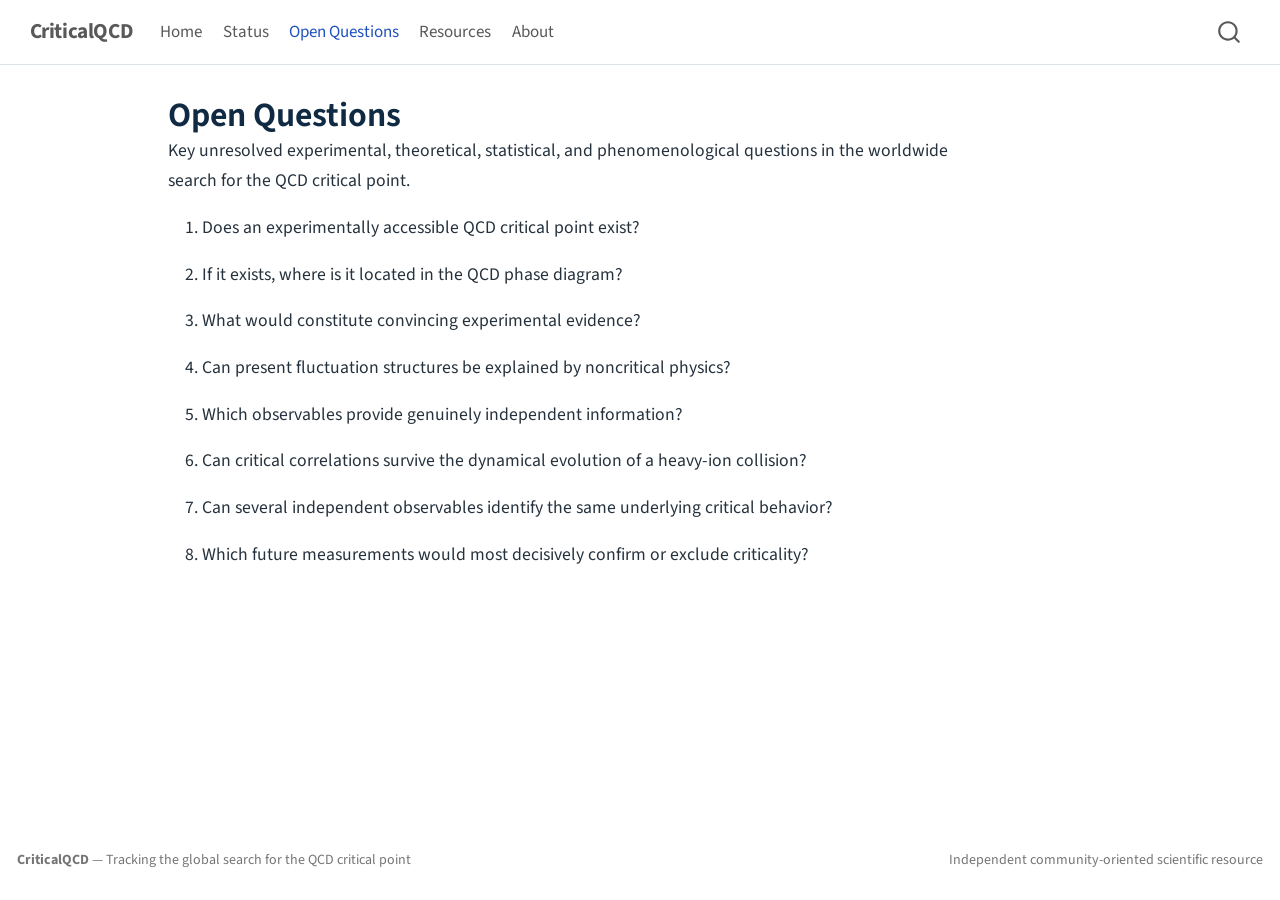
<file: questions.html>
<!DOCTYPE html>
<html xmlns="http://www.w3.org/1999/xhtml" lang="en" xml:lang="en"><head>

<meta charset="utf-8">
<meta name="generator" content="quarto-1.10.18">

<meta name="viewport" content="width=device-width, initial-scale=1.0, user-scalable=yes">

<meta name="description" content="Key unresolved experimental, theoretical, statistical, and phenomenological questions in the worldwide search for the QCD critical point.">

<title>Open Questions – CriticalQCD</title>
<style>
/* Default styles provided by pandoc.
** See https://pandoc.org/MANUAL.html#variables-for-html for config info.
*/
span.smallcaps{font-variant: small-caps;}
div.columns{display: flex; gap: 1.5em;}
div.column{flex: auto;}
@media screen {
div.columns{gap: min(4vw, 1.5em);}
div.column{overflow-x: auto;}
}
div.hanging-indent{margin-left: 1.5em; text-indent: -1.5em;}
ul.task-list{list-style: none;}
ul.task-list li input[type="checkbox"] {
  width: 0.8em;
  margin: 0 0.8em 0.2em -1em; /* quarto-specific, see https://github.com/quarto-dev/quarto-cli/issues/4556 */ 
  vertical-align: middle;
}
</style>


<script src="site_libs/quarto-nav/quarto-nav.js"></script>
<script src="site_libs/quarto-nav/headroom.min.js"></script>
<script src="site_libs/clipboard/clipboard.min.js"></script>
<script src="site_libs/quarto-search/autocomplete.umd.js"></script>
<script src="site_libs/quarto-search/fuse.min.js"></script>
<script src="site_libs/quarto-search/quarto-search.js"></script>
<meta name="quarto:offset" content="./">
<script src="site_libs/quarto-html/quarto.js" type="module"></script>
<script src="site_libs/quarto-html/tabsets/tabsets.js" type="module"></script>
<script src="site_libs/quarto-html/popper.min.js"></script>
<script src="site_libs/quarto-html/tippy.umd.min.js"></script>
<script src="site_libs/quarto-html/anchor.min.js"></script>
<link href="site_libs/quarto-html/tippy.css" rel="stylesheet">
<link href="site_libs/quarto-html/quarto-syntax-highlighting-64a204ab8560d761af7679ceaba22944.css" rel="stylesheet" id="quarto-text-highlighting-styles">
<script src="site_libs/bootstrap/bootstrap.min.js"></script>
<link href="site_libs/bootstrap/bootstrap-icons.css" rel="stylesheet">
<link href="site_libs/bootstrap/bootstrap-e84dcb36a61b4148e0fcd244bdd2af34.min.css" rel="stylesheet" append-hash="true" id="quarto-bootstrap" data-mode="light">
<script id="quarto-search-options" type="application/json">{
  "location": "navbar",
  "copy-button": false,
  "collapse-after": 3,
  "panel-placement": "end",
  "type": "overlay",
  "limit": 50,
  "keyboard-shortcut": [
    "f",
    "/",
    "s"
  ],
  "show-item-context": false,
  "language": {
    "search-no-results-text": "No results",
    "search-matching-documents-text": "matching documents",
    "search-copy-link-title": "Copy link to search",
    "search-hide-matches-text": "Hide additional matches",
    "search-more-match-text": "more match in this document",
    "search-more-matches-text": "more matches in this document",
    "search-clear-button-title": "Clear",
    "search-text-placeholder": "",
    "search-detached-cancel-button-title": "Cancel",
    "search-submit-button-title": "Submit",
    "search-label": "Search"
  }
}</script>
<style>html{ scroll-behavior: smooth; }</style>


<link rel="stylesheet" href="styles.css">
<meta property="og:title" content="Open Questions – CriticalQCD">
<meta property="og:description" content="Key unresolved experimental, theoretical, statistical, and phenomenological questions in the worldwide search for the QCD critical point.">
<meta property="og:site_name" content="CriticalQCD">
<meta name="twitter:title" content="Open Questions – CriticalQCD">
<meta name="twitter:description" content="Key unresolved experimental, theoretical, statistical, and phenomenological questions in the worldwide search for the QCD critical point.">
<meta name="twitter:card" content="summary">
</head>

<body class="nav-fixed quarto-light">

<div id="quarto-search-results"></div>
  <header id="quarto-header" class="headroom fixed-top">
    <nav class="navbar navbar-expand-lg " data-bs-theme="dark">
      <div class="navbar-container container-fluid">
      <div class="navbar-brand-container mx-auto">
    <a class="navbar-brand" href="./index.html">
    <span class="navbar-title">CriticalQCD</span>
    </a>
  </div>
            <div id="quarto-search" class="" title="Search"></div>
          <button class="navbar-toggler" type="button" data-bs-toggle="collapse" data-bs-target="#navbarCollapse" aria-controls="navbarCollapse" role="menu" aria-expanded="false" aria-label="Toggle navigation" onclick="if (window.quartoToggleHeadroom) { window.quartoToggleHeadroom(); }">
  <span class="navbar-toggler-icon"></span>
</button>
          <div class="collapse navbar-collapse" id="navbarCollapse">
            <ul class="navbar-nav navbar-nav-scroll me-auto">
  <li class="nav-item">
    <a class="nav-link" href="./index.html"> 
<span class="menu-text">Home</span></a>
  </li>  
  <li class="nav-item">
    <a class="nav-link" href="./status.html"> 
<span class="menu-text">Status</span></a>
  </li>  
  <li class="nav-item">
    <a class="nav-link active" href="./questions.html" aria-current="page"> 
<span class="menu-text">Open Questions</span></a>
  </li>  
  <li class="nav-item">
    <a class="nav-link" href="./resources.html"> 
<span class="menu-text">Resources</span></a>
  </li>  
  <li class="nav-item">
    <a class="nav-link" href="./about.html"> 
<span class="menu-text">About</span></a>
  </li>  
</ul>
          </div> <!-- /navcollapse -->
            <div class="quarto-navbar-tools">
</div>
      </div> <!-- /container-fluid -->
    </nav>
</header>
<!-- content -->
<div id="quarto-content" class="quarto-container page-columns page-rows-contents page-layout-article page-navbar">
<!-- sidebar -->
<!-- margin-sidebar -->
    <div id="quarto-margin-sidebar" class="sidebar margin-sidebar zindex-bottom">
        
    </div>
<!-- main -->
<main class="content" id="quarto-document-content">

<header id="title-block-header" class="quarto-title-block default">
<div class="quarto-title">
<h1 class="title">Open Questions</h1>
</div>

<div>
  <div class="description">
    Key unresolved experimental, theoretical, statistical, and phenomenological questions in the worldwide search for the QCD critical point.
  </div>
</div>


<div class="quarto-title-meta">

    
  
    
  </div>
  


</header>


<ol type="1">
<li><p>Does an experimentally accessible QCD critical point exist?</p></li>
<li><p>If it exists, where is it located in the QCD phase diagram?</p></li>
<li><p>What would constitute convincing experimental evidence?</p></li>
<li><p>Can present fluctuation structures be explained by noncritical physics?</p></li>
<li><p>Which observables provide genuinely independent information?</p></li>
<li><p>Can critical correlations survive the dynamical evolution of a heavy-ion collision?</p></li>
<li><p>Can several independent observables identify the same underlying critical behavior?</p></li>
<li><p>Which future measurements would most decisively confirm or exclude criticality?</p></li>
</ol>



</main> <!-- /main -->
<script id="quarto-html-after-body" type="application/javascript">
  window.document.addEventListener("DOMContentLoaded", function (event) {
    const icon = "";
    const anchorJS = new window.AnchorJS();
    anchorJS.options = {
      placement: 'right',
      icon: icon
    };
    anchorJS.add('.anchored');
    const isCodeAnnotation = (el) => {
      for (const clz of el.classList) {
        if (clz.startsWith('code-annotation-')) {                     
          return true;
        }
      }
      return false;
    }
    const onCopySuccess = function(e) {
      // button target
      const button = e.trigger;
      // don't keep focus
      button.blur();
      // flash "checked"
      button.classList.add('code-copy-button-checked');
      var currentTitle = button.getAttribute("title");
      button.setAttribute("title", "Copied!");
      let tooltip;
      if (window.bootstrap) {
        button.setAttribute("data-bs-toggle", "tooltip");
        button.setAttribute("data-bs-placement", "left");
        button.setAttribute("data-bs-title", "Copied!");
        tooltip = new bootstrap.Tooltip(button, 
          { trigger: "manual", 
            customClass: "code-copy-button-tooltip",
            offset: [0, -8]});
        tooltip.show();    
      }
      setTimeout(function() {
        if (tooltip) {
          tooltip.hide();
          button.removeAttribute("data-bs-title");
          button.removeAttribute("data-bs-toggle");
          button.removeAttribute("data-bs-placement");
        }
        button.setAttribute("title", currentTitle);
        button.classList.remove('code-copy-button-checked');
      }, 1000);
      // clear code selection
      e.clearSelection();
    }
    const getTextToCopy = function(trigger) {
      const outerScaffold = trigger.parentElement.cloneNode(true);
      const codeEl = outerScaffold.querySelector('code');
      for (const childEl of codeEl.children) {
        if (isCodeAnnotation(childEl)) {
          childEl.remove();
        }
      }
      return codeEl.innerText;
    }
    const clipboard = new window.ClipboardJS('.code-copy-button:not([data-in-quarto-modal])', {
      text: getTextToCopy
    });
    clipboard.on('success', onCopySuccess);
    if (window.document.getElementById('quarto-embedded-source-code-modal')) {
      const clipboardModal = new window.ClipboardJS('.code-copy-button[data-in-quarto-modal]', {
        text: getTextToCopy,
        container: window.document.getElementById('quarto-embedded-source-code-modal')
      });
      clipboardModal.on('success', onCopySuccess);
    }
      var localhostRegex = new RegExp(/^(?:http|https):\/\/localhost\:?[0-9]*\//);
      var mailtoRegex = new RegExp(/^mailto:/);
        var filterRegex = new RegExp("https:\/\/criticalqcd\.org");
      var isInternal = (href) => {
          return filterRegex.test(href) || localhostRegex.test(href) || mailtoRegex.test(href);
      }
      // Inspect non-navigation links and adorn them if external
     var links = window.document.querySelectorAll('a[href]:not(.nav-link):not(.navbar-brand):not(.toc-action):not(.sidebar-link):not(.sidebar-item-toggle):not(.pagination-link):not(.no-external):not([aria-hidden]):not(.dropdown-item):not(.quarto-navigation-tool):not(.about-link)');
      for (var i=0; i<links.length; i++) {
        const link = links[i];
        if (!isInternal(link.href)) {
          // undo the damage that might have been done by quarto-nav.js in the case of
          // links that we want to consider external
          if (link.dataset.originalHref !== undefined) {
            link.href = link.dataset.originalHref;
          }
        }
      }
    function tippyHover(el, contentFn, onTriggerFn, onUntriggerFn) {
      const config = {
        allowHTML: true,
        maxWidth: 500,
        delay: 100,
        arrow: false,
        appendTo: function(el) {
            return el.parentElement;
        },
        interactive: true,
        interactiveBorder: 10,
        theme: 'quarto',
        placement: 'bottom-start',
      };
      if (contentFn) {
        config.content = contentFn;
      }
      if (onTriggerFn) {
        config.onTrigger = onTriggerFn;
      }
      if (onUntriggerFn) {
        config.onUntrigger = onUntriggerFn;
      }
      window.tippy(el, config); 
    }
    const noterefs = window.document.querySelectorAll('a[role="doc-noteref"]');
    for (var i=0; i<noterefs.length; i++) {
      const ref = noterefs[i];
      tippyHover(ref, function() {
        // use id or data attribute instead here
        let href = ref.getAttribute('data-footnote-href') || ref.getAttribute('href');
        try { href = new URL(href).hash; } catch {}
        const id = href.replace(/^#\/?/, "");
        const note = window.document.getElementById(id);
        if (note) {
          return note.innerHTML;
        } else {
          return "";
        }
      });
    }
    const xrefs = window.document.querySelectorAll('a.quarto-xref');
    const processXRef = (id, note) => {
      // Strip column container classes
      const stripColumnClz = (el) => {
        el.classList.remove("page-full", "page-columns");
        if (el.children) {
          for (const child of el.children) {
            stripColumnClz(child);
          }
        }
      }
      stripColumnClz(note)
      if (id === null || id.startsWith('sec-')) {
        // Special case sections, only their first couple elements
        const container = document.createElement("div");
        if (note.children && note.children.length > 2) {
          container.appendChild(note.children[0].cloneNode(true));
          for (let i = 1; i < note.children.length; i++) {
            const child = note.children[i];
            if (child.tagName === "P" && child.innerText === "") {
              continue;
            } else {
              container.appendChild(child.cloneNode(true));
              break;
            }
          }
          if (window.Quarto?.typesetMath) {
            window.Quarto.typesetMath(container);
          }
          return container.innerHTML
        } else {
          if (window.Quarto?.typesetMath) {
            window.Quarto.typesetMath(note);
          }
          return note.innerHTML;
        }
      } else {
        // Remove any anchor links if they are present
        const anchorLink = note.querySelector('a.anchorjs-link');
        if (anchorLink) {
          anchorLink.remove();
        }
        if (window.Quarto?.typesetMath) {
          window.Quarto.typesetMath(note);
        }
        if (note.classList.contains("callout")) {
          return note.outerHTML;
        } else {
          return note.innerHTML;
        }
      }
    }
    for (var i=0; i<xrefs.length; i++) {
      const xref = xrefs[i];
      tippyHover(xref, undefined, function(instance) {
        instance.disable();
        let url = xref.getAttribute('href');
        let hash = undefined; 
        if (url.startsWith('#')) {
          hash = url;
        } else {
          try { hash = new URL(url).hash; } catch {}
        }
        if (hash) {
          const id = hash.replace(/^#\/?/, "");
          const note = window.document.getElementById(id);
          if (note !== null) {
            try {
              const html = processXRef(id, note.cloneNode(true));
              instance.setContent(html);
            } finally {
              instance.enable();
              instance.show();
            }
          } else {
            // See if we can fetch this
            fetch(url.split('#')[0])
            .then(res => res.text())
            .then(html => {
              const parser = new DOMParser();
              const htmlDoc = parser.parseFromString(html, "text/html");
              const note = htmlDoc.getElementById(id);
              if (note !== null) {
                const html = processXRef(id, note);
                instance.setContent(html);
              } 
            }).finally(() => {
              instance.enable();
              instance.show();
            });
          }
        } else {
          // See if we can fetch a full url (with no hash to target)
          // This is a special case and we should probably do some content thinning / targeting
          fetch(url)
          .then(res => res.text())
          .then(html => {
            const parser = new DOMParser();
            const htmlDoc = parser.parseFromString(html, "text/html");
            const note = htmlDoc.querySelector('main.content');
            if (note !== null) {
              // This should only happen for chapter cross references
              // (since there is no id in the URL)
              // remove the first header
              if (note.children.length > 0 && note.children[0].tagName === "HEADER") {
                note.children[0].remove();
              }
              const html = processXRef(null, note);
              instance.setContent(html);
            } 
          }).finally(() => {
            instance.enable();
            instance.show();
          });
        }
      }, function(instance) {
      });
    }
        let selectedAnnoteEl;
        const selectorForAnnotation = ( cell, annotation) => {
          let cellAttr = 'data-code-cell="' + cell + '"';
          let lineAttr = 'data-code-annotation="' +  annotation + '"';
          const selector = 'span[' + cellAttr + '][' + lineAttr + ']';
          return selector;
        }
        const selectCodeLines = (annoteEl) => {
          const doc = window.document;
          const targetCell = annoteEl.getAttribute("data-target-cell");
          const targetAnnotation = annoteEl.getAttribute("data-target-annotation");
          const annoteSpan = window.document.querySelector(selectorForAnnotation(targetCell, targetAnnotation));
          const lines = annoteSpan.getAttribute("data-code-lines").split(",");
          const lineIds = lines.map((line) => {
            return targetCell + "-" + line;
          })
          let top = null;
          let height = null;
          let parent = null;
          if (lineIds.length > 0) {
              //compute the position of the single el (top and bottom and make a div)
              const el = window.document.getElementById(lineIds[0]);
              top = el.offsetTop;
              height = el.offsetHeight;
              parent = el.parentElement.parentElement;
            if (lineIds.length > 1) {
              const lastEl = window.document.getElementById(lineIds[lineIds.length - 1]);
              const bottom = lastEl.offsetTop + lastEl.offsetHeight;
              height = bottom - top;
            }
            if (top !== null && height !== null && parent !== null) {
              // cook up a div (if necessary) and position it 
              let div = window.document.getElementById("code-annotation-line-highlight");
              if (div === null) {
                div = window.document.createElement("div");
                div.setAttribute("id", "code-annotation-line-highlight");
                div.style.position = 'absolute';
                parent.appendChild(div);
              }
              div.style.top = top - 2 + "px";
              div.style.height = height + 4 + "px";
              div.style.left = 0;
              let gutterDiv = window.document.getElementById("code-annotation-line-highlight-gutter");
              if (gutterDiv === null) {
                gutterDiv = window.document.createElement("div");
                gutterDiv.setAttribute("id", "code-annotation-line-highlight-gutter");
                gutterDiv.style.position = 'absolute';
                const codeCell = window.document.getElementById(targetCell);
                const gutter = codeCell.querySelector('.code-annotation-gutter');
                gutter.appendChild(gutterDiv);
              }
              gutterDiv.style.top = top - 2 + "px";
              gutterDiv.style.height = height + 4 + "px";
            }
            selectedAnnoteEl = annoteEl;
          }
        };
        const unselectCodeLines = () => {
          const elementsIds = ["code-annotation-line-highlight", "code-annotation-line-highlight-gutter"];
          elementsIds.forEach((elId) => {
            const div = window.document.getElementById(elId);
            if (div) {
              div.remove();
            }
          });
          selectedAnnoteEl = undefined;
        };
          // Handle positioning of the toggle
      window.addEventListener(
        "resize",
        throttle(() => {
          elRect = undefined;
          if (selectedAnnoteEl) {
            selectCodeLines(selectedAnnoteEl);
          }
        }, 10)
      );
      function throttle(fn, ms) {
      let throttle = false;
      let timer;
        return (...args) => {
          if(!throttle) { // first call gets through
              fn.apply(this, args);
              throttle = true;
          } else { // all the others get throttled
              if(timer) clearTimeout(timer); // cancel #2
              timer = setTimeout(() => {
                fn.apply(this, args);
                timer = throttle = false;
              }, ms);
          }
        };
      }
        // Attach click handler to the DT
        const annoteDls = window.document.querySelectorAll('dt[data-target-cell]');
        for (const annoteDlNode of annoteDls) {
          annoteDlNode.addEventListener('click', (event) => {
            const clickedEl = event.target;
            if (clickedEl !== selectedAnnoteEl) {
              unselectCodeLines();
              const activeEl = window.document.querySelector('dt[data-target-cell].code-annotation-active');
              if (activeEl) {
                activeEl.classList.remove('code-annotation-active');
              }
              selectCodeLines(clickedEl);
              clickedEl.classList.add('code-annotation-active');
            } else {
              // Unselect the line
              unselectCodeLines();
              clickedEl.classList.remove('code-annotation-active');
            }
          });
        }
    const findCites = (el) => {
      const parentEl = el.parentElement;
      if (parentEl) {
        const cites = parentEl.dataset.cites;
        if (cites) {
          return {
            el,
            cites: cites.split(' ')
          };
        } else {
          return findCites(el.parentElement)
        }
      } else {
        return undefined;
      }
    };
    var bibliorefs = window.document.querySelectorAll('a[role="doc-biblioref"]');
    for (var i=0; i<bibliorefs.length; i++) {
      const ref = bibliorefs[i];
      const citeInfo = findCites(ref);
      if (citeInfo) {
        tippyHover(citeInfo.el, function() {
          var popup = window.document.createElement('div');
          citeInfo.cites.forEach(function(cite) {
            var citeDiv = window.document.createElement('div');
            citeDiv.classList.add('hanging-indent');
            citeDiv.classList.add('csl-entry');
            var biblioDiv = window.document.getElementById('ref-' + cite);
            if (biblioDiv) {
              citeDiv.innerHTML = biblioDiv.innerHTML;
            }
            popup.appendChild(citeDiv);
          });
          return popup.innerHTML;
        });
      }
    }
  });
  </script>
</div> <!-- /content -->
<footer class="footer">
  <div class="nav-footer">
    <div class="nav-footer-left">
<p><strong>CriticalQCD</strong> — Tracking the global search for the QCD critical point</p>
</div>   
    <div class="nav-footer-center">
      &nbsp;
    </div>
    <div class="nav-footer-right">
<p>Independent community-oriented scientific resource</p>
</div>
  </div>
</footer>




<script src="site_libs/quarto-html/zenscroll-min.js"></script>
</body></html>
</file>
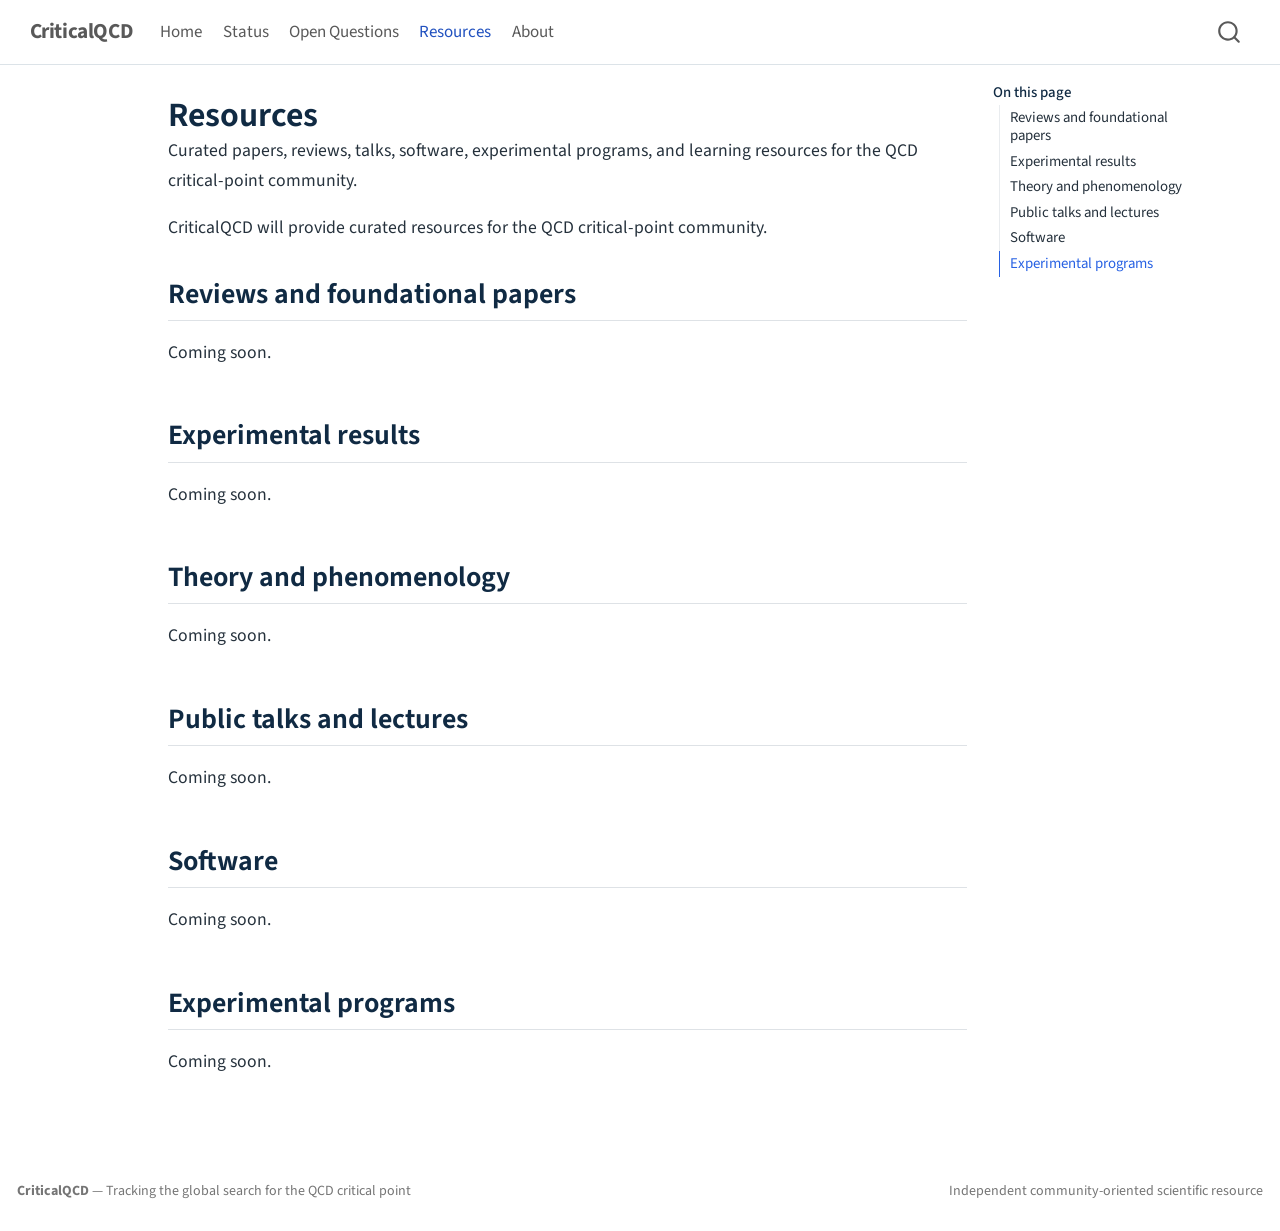
<file: resources.html>
<!DOCTYPE html>
<html xmlns="http://www.w3.org/1999/xhtml" lang="en" xml:lang="en"><head>

<meta charset="utf-8">
<meta name="generator" content="quarto-1.10.18">

<meta name="viewport" content="width=device-width, initial-scale=1.0, user-scalable=yes">

<meta name="description" content="Curated papers, reviews, talks, software, experimental programs, and learning resources for the QCD critical-point community.">

<title>Resources – CriticalQCD</title>
<style>
/* Default styles provided by pandoc.
** See https://pandoc.org/MANUAL.html#variables-for-html for config info.
*/
span.smallcaps{font-variant: small-caps;}
div.columns{display: flex; gap: 1.5em;}
div.column{flex: auto;}
@media screen {
div.columns{gap: min(4vw, 1.5em);}
div.column{overflow-x: auto;}
}
div.hanging-indent{margin-left: 1.5em; text-indent: -1.5em;}
ul.task-list{list-style: none;}
ul.task-list li input[type="checkbox"] {
  width: 0.8em;
  margin: 0 0.8em 0.2em -1em; /* quarto-specific, see https://github.com/quarto-dev/quarto-cli/issues/4556 */ 
  vertical-align: middle;
}
</style>


<script src="site_libs/quarto-nav/quarto-nav.js"></script>
<script src="site_libs/quarto-nav/headroom.min.js"></script>
<script src="site_libs/clipboard/clipboard.min.js"></script>
<script src="site_libs/quarto-search/autocomplete.umd.js"></script>
<script src="site_libs/quarto-search/fuse.min.js"></script>
<script src="site_libs/quarto-search/quarto-search.js"></script>
<meta name="quarto:offset" content="./">
<script src="site_libs/quarto-html/quarto.js" type="module"></script>
<script src="site_libs/quarto-html/tabsets/tabsets.js" type="module"></script>
<script src="site_libs/quarto-html/popper.min.js"></script>
<script src="site_libs/quarto-html/tippy.umd.min.js"></script>
<script src="site_libs/quarto-html/anchor.min.js"></script>
<link href="site_libs/quarto-html/tippy.css" rel="stylesheet">
<link href="site_libs/quarto-html/quarto-syntax-highlighting-64a204ab8560d761af7679ceaba22944.css" rel="stylesheet" id="quarto-text-highlighting-styles">
<script src="site_libs/bootstrap/bootstrap.min.js"></script>
<link href="site_libs/bootstrap/bootstrap-icons.css" rel="stylesheet">
<link href="site_libs/bootstrap/bootstrap-e84dcb36a61b4148e0fcd244bdd2af34.min.css" rel="stylesheet" append-hash="true" id="quarto-bootstrap" data-mode="light">
<script id="quarto-search-options" type="application/json">{
  "location": "navbar",
  "copy-button": false,
  "collapse-after": 3,
  "panel-placement": "end",
  "type": "overlay",
  "limit": 50,
  "keyboard-shortcut": [
    "f",
    "/",
    "s"
  ],
  "show-item-context": false,
  "language": {
    "search-no-results-text": "No results",
    "search-matching-documents-text": "matching documents",
    "search-copy-link-title": "Copy link to search",
    "search-hide-matches-text": "Hide additional matches",
    "search-more-match-text": "more match in this document",
    "search-more-matches-text": "more matches in this document",
    "search-clear-button-title": "Clear",
    "search-text-placeholder": "",
    "search-detached-cancel-button-title": "Cancel",
    "search-submit-button-title": "Submit",
    "search-label": "Search"
  }
}</script>
<style>html{ scroll-behavior: smooth; }</style>


<link rel="stylesheet" href="styles.css">
<meta property="og:title" content="Resources – CriticalQCD">
<meta property="og:description" content="Curated papers, reviews, talks, software, experimental programs, and learning resources for the QCD critical-point community.">
<meta property="og:site_name" content="CriticalQCD">
<meta name="twitter:title" content="Resources – CriticalQCD">
<meta name="twitter:description" content="Curated papers, reviews, talks, software, experimental programs, and learning resources for the QCD critical-point community.">
<meta name="twitter:card" content="summary">
</head>

<body class="nav-fixed quarto-light">

<div id="quarto-search-results"></div>
  <header id="quarto-header" class="headroom fixed-top">
    <nav class="navbar navbar-expand-lg " data-bs-theme="dark">
      <div class="navbar-container container-fluid">
      <div class="navbar-brand-container mx-auto">
    <a class="navbar-brand" href="./index.html">
    <span class="navbar-title">CriticalQCD</span>
    </a>
  </div>
            <div id="quarto-search" class="" title="Search"></div>
          <button class="navbar-toggler" type="button" data-bs-toggle="collapse" data-bs-target="#navbarCollapse" aria-controls="navbarCollapse" role="menu" aria-expanded="false" aria-label="Toggle navigation" onclick="if (window.quartoToggleHeadroom) { window.quartoToggleHeadroom(); }">
  <span class="navbar-toggler-icon"></span>
</button>
          <div class="collapse navbar-collapse" id="navbarCollapse">
            <ul class="navbar-nav navbar-nav-scroll me-auto">
  <li class="nav-item">
    <a class="nav-link" href="./index.html"> 
<span class="menu-text">Home</span></a>
  </li>  
  <li class="nav-item">
    <a class="nav-link" href="./status.html"> 
<span class="menu-text">Status</span></a>
  </li>  
  <li class="nav-item">
    <a class="nav-link" href="./questions.html"> 
<span class="menu-text">Open Questions</span></a>
  </li>  
  <li class="nav-item">
    <a class="nav-link active" href="./resources.html" aria-current="page"> 
<span class="menu-text">Resources</span></a>
  </li>  
  <li class="nav-item">
    <a class="nav-link" href="./about.html"> 
<span class="menu-text">About</span></a>
  </li>  
</ul>
          </div> <!-- /navcollapse -->
            <div class="quarto-navbar-tools">
</div>
      </div> <!-- /container-fluid -->
    </nav>
</header>
<!-- content -->
<div id="quarto-content" class="quarto-container page-columns page-rows-contents page-layout-article page-navbar">
<!-- sidebar -->
<!-- margin-sidebar -->
    <div id="quarto-margin-sidebar" class="sidebar margin-sidebar">
        <nav id="TOC" role="doc-toc" class="toc-active">
    <h2 id="toc-title">On this page</h2>
   
  <ul>
  <li><a href="#reviews-and-foundational-papers" id="toc-reviews-and-foundational-papers" class="nav-link active" data-scroll-target="#reviews-and-foundational-papers">Reviews and foundational papers</a></li>
  <li><a href="#experimental-results" id="toc-experimental-results" class="nav-link" data-scroll-target="#experimental-results">Experimental results</a></li>
  <li><a href="#theory-and-phenomenology" id="toc-theory-and-phenomenology" class="nav-link" data-scroll-target="#theory-and-phenomenology">Theory and phenomenology</a></li>
  <li><a href="#public-talks-and-lectures" id="toc-public-talks-and-lectures" class="nav-link" data-scroll-target="#public-talks-and-lectures">Public talks and lectures</a></li>
  <li><a href="#software" id="toc-software" class="nav-link" data-scroll-target="#software">Software</a></li>
  <li><a href="#experimental-programs" id="toc-experimental-programs" class="nav-link" data-scroll-target="#experimental-programs">Experimental programs</a></li>
  </ul>
</nav>
    </div>
<!-- main -->
<main class="content" id="quarto-document-content">

<header id="title-block-header" class="quarto-title-block default">
<div class="quarto-title">
<h1 class="title">Resources</h1>
</div>

<div>
  <div class="description">
    Curated papers, reviews, talks, software, experimental programs, and learning resources for the QCD critical-point community.
  </div>
</div>


<div class="quarto-title-meta">

    
  
    
  </div>
  


</header>


<p>CriticalQCD will provide curated resources for the QCD critical-point community.</p>
<section id="reviews-and-foundational-papers" class="level2">
<h2 class="anchored" data-anchor-id="reviews-and-foundational-papers">Reviews and foundational papers</h2>
<p>Coming soon.</p>
</section>
<section id="experimental-results" class="level2">
<h2 class="anchored" data-anchor-id="experimental-results">Experimental results</h2>
<p>Coming soon.</p>
</section>
<section id="theory-and-phenomenology" class="level2">
<h2 class="anchored" data-anchor-id="theory-and-phenomenology">Theory and phenomenology</h2>
<p>Coming soon.</p>
</section>
<section id="public-talks-and-lectures" class="level2">
<h2 class="anchored" data-anchor-id="public-talks-and-lectures">Public talks and lectures</h2>
<p>Coming soon.</p>
</section>
<section id="software" class="level2">
<h2 class="anchored" data-anchor-id="software">Software</h2>
<p>Coming soon.</p>
</section>
<section id="experimental-programs" class="level2">
<h2 class="anchored" data-anchor-id="experimental-programs">Experimental programs</h2>
<p>Coming soon.</p>


</section>

</main> <!-- /main -->
<script id="quarto-html-after-body" type="application/javascript">
  window.document.addEventListener("DOMContentLoaded", function (event) {
    const icon = "";
    const anchorJS = new window.AnchorJS();
    anchorJS.options = {
      placement: 'right',
      icon: icon
    };
    anchorJS.add('.anchored');
    const isCodeAnnotation = (el) => {
      for (const clz of el.classList) {
        if (clz.startsWith('code-annotation-')) {                     
          return true;
        }
      }
      return false;
    }
    const onCopySuccess = function(e) {
      // button target
      const button = e.trigger;
      // don't keep focus
      button.blur();
      // flash "checked"
      button.classList.add('code-copy-button-checked');
      var currentTitle = button.getAttribute("title");
      button.setAttribute("title", "Copied!");
      let tooltip;
      if (window.bootstrap) {
        button.setAttribute("data-bs-toggle", "tooltip");
        button.setAttribute("data-bs-placement", "left");
        button.setAttribute("data-bs-title", "Copied!");
        tooltip = new bootstrap.Tooltip(button, 
          { trigger: "manual", 
            customClass: "code-copy-button-tooltip",
            offset: [0, -8]});
        tooltip.show();    
      }
      setTimeout(function() {
        if (tooltip) {
          tooltip.hide();
          button.removeAttribute("data-bs-title");
          button.removeAttribute("data-bs-toggle");
          button.removeAttribute("data-bs-placement");
        }
        button.setAttribute("title", currentTitle);
        button.classList.remove('code-copy-button-checked');
      }, 1000);
      // clear code selection
      e.clearSelection();
    }
    const getTextToCopy = function(trigger) {
      const outerScaffold = trigger.parentElement.cloneNode(true);
      const codeEl = outerScaffold.querySelector('code');
      for (const childEl of codeEl.children) {
        if (isCodeAnnotation(childEl)) {
          childEl.remove();
        }
      }
      return codeEl.innerText;
    }
    const clipboard = new window.ClipboardJS('.code-copy-button:not([data-in-quarto-modal])', {
      text: getTextToCopy
    });
    clipboard.on('success', onCopySuccess);
    if (window.document.getElementById('quarto-embedded-source-code-modal')) {
      const clipboardModal = new window.ClipboardJS('.code-copy-button[data-in-quarto-modal]', {
        text: getTextToCopy,
        container: window.document.getElementById('quarto-embedded-source-code-modal')
      });
      clipboardModal.on('success', onCopySuccess);
    }
      var localhostRegex = new RegExp(/^(?:http|https):\/\/localhost\:?[0-9]*\//);
      var mailtoRegex = new RegExp(/^mailto:/);
        var filterRegex = new RegExp("https:\/\/criticalqcd\.org");
      var isInternal = (href) => {
          return filterRegex.test(href) || localhostRegex.test(href) || mailtoRegex.test(href);
      }
      // Inspect non-navigation links and adorn them if external
     var links = window.document.querySelectorAll('a[href]:not(.nav-link):not(.navbar-brand):not(.toc-action):not(.sidebar-link):not(.sidebar-item-toggle):not(.pagination-link):not(.no-external):not([aria-hidden]):not(.dropdown-item):not(.quarto-navigation-tool):not(.about-link)');
      for (var i=0; i<links.length; i++) {
        const link = links[i];
        if (!isInternal(link.href)) {
          // undo the damage that might have been done by quarto-nav.js in the case of
          // links that we want to consider external
          if (link.dataset.originalHref !== undefined) {
            link.href = link.dataset.originalHref;
          }
        }
      }
    function tippyHover(el, contentFn, onTriggerFn, onUntriggerFn) {
      const config = {
        allowHTML: true,
        maxWidth: 500,
        delay: 100,
        arrow: false,
        appendTo: function(el) {
            return el.parentElement;
        },
        interactive: true,
        interactiveBorder: 10,
        theme: 'quarto',
        placement: 'bottom-start',
      };
      if (contentFn) {
        config.content = contentFn;
      }
      if (onTriggerFn) {
        config.onTrigger = onTriggerFn;
      }
      if (onUntriggerFn) {
        config.onUntrigger = onUntriggerFn;
      }
      window.tippy(el, config); 
    }
    const noterefs = window.document.querySelectorAll('a[role="doc-noteref"]');
    for (var i=0; i<noterefs.length; i++) {
      const ref = noterefs[i];
      tippyHover(ref, function() {
        // use id or data attribute instead here
        let href = ref.getAttribute('data-footnote-href') || ref.getAttribute('href');
        try { href = new URL(href).hash; } catch {}
        const id = href.replace(/^#\/?/, "");
        const note = window.document.getElementById(id);
        if (note) {
          return note.innerHTML;
        } else {
          return "";
        }
      });
    }
    const xrefs = window.document.querySelectorAll('a.quarto-xref');
    const processXRef = (id, note) => {
      // Strip column container classes
      const stripColumnClz = (el) => {
        el.classList.remove("page-full", "page-columns");
        if (el.children) {
          for (const child of el.children) {
            stripColumnClz(child);
          }
        }
      }
      stripColumnClz(note)
      if (id === null || id.startsWith('sec-')) {
        // Special case sections, only their first couple elements
        const container = document.createElement("div");
        if (note.children && note.children.length > 2) {
          container.appendChild(note.children[0].cloneNode(true));
          for (let i = 1; i < note.children.length; i++) {
            const child = note.children[i];
            if (child.tagName === "P" && child.innerText === "") {
              continue;
            } else {
              container.appendChild(child.cloneNode(true));
              break;
            }
          }
          if (window.Quarto?.typesetMath) {
            window.Quarto.typesetMath(container);
          }
          return container.innerHTML
        } else {
          if (window.Quarto?.typesetMath) {
            window.Quarto.typesetMath(note);
          }
          return note.innerHTML;
        }
      } else {
        // Remove any anchor links if they are present
        const anchorLink = note.querySelector('a.anchorjs-link');
        if (anchorLink) {
          anchorLink.remove();
        }
        if (window.Quarto?.typesetMath) {
          window.Quarto.typesetMath(note);
        }
        if (note.classList.contains("callout")) {
          return note.outerHTML;
        } else {
          return note.innerHTML;
        }
      }
    }
    for (var i=0; i<xrefs.length; i++) {
      const xref = xrefs[i];
      tippyHover(xref, undefined, function(instance) {
        instance.disable();
        let url = xref.getAttribute('href');
        let hash = undefined; 
        if (url.startsWith('#')) {
          hash = url;
        } else {
          try { hash = new URL(url).hash; } catch {}
        }
        if (hash) {
          const id = hash.replace(/^#\/?/, "");
          const note = window.document.getElementById(id);
          if (note !== null) {
            try {
              const html = processXRef(id, note.cloneNode(true));
              instance.setContent(html);
            } finally {
              instance.enable();
              instance.show();
            }
          } else {
            // See if we can fetch this
            fetch(url.split('#')[0])
            .then(res => res.text())
            .then(html => {
              const parser = new DOMParser();
              const htmlDoc = parser.parseFromString(html, "text/html");
              const note = htmlDoc.getElementById(id);
              if (note !== null) {
                const html = processXRef(id, note);
                instance.setContent(html);
              } 
            }).finally(() => {
              instance.enable();
              instance.show();
            });
          }
        } else {
          // See if we can fetch a full url (with no hash to target)
          // This is a special case and we should probably do some content thinning / targeting
          fetch(url)
          .then(res => res.text())
          .then(html => {
            const parser = new DOMParser();
            const htmlDoc = parser.parseFromString(html, "text/html");
            const note = htmlDoc.querySelector('main.content');
            if (note !== null) {
              // This should only happen for chapter cross references
              // (since there is no id in the URL)
              // remove the first header
              if (note.children.length > 0 && note.children[0].tagName === "HEADER") {
                note.children[0].remove();
              }
              const html = processXRef(null, note);
              instance.setContent(html);
            } 
          }).finally(() => {
            instance.enable();
            instance.show();
          });
        }
      }, function(instance) {
      });
    }
        let selectedAnnoteEl;
        const selectorForAnnotation = ( cell, annotation) => {
          let cellAttr = 'data-code-cell="' + cell + '"';
          let lineAttr = 'data-code-annotation="' +  annotation + '"';
          const selector = 'span[' + cellAttr + '][' + lineAttr + ']';
          return selector;
        }
        const selectCodeLines = (annoteEl) => {
          const doc = window.document;
          const targetCell = annoteEl.getAttribute("data-target-cell");
          const targetAnnotation = annoteEl.getAttribute("data-target-annotation");
          const annoteSpan = window.document.querySelector(selectorForAnnotation(targetCell, targetAnnotation));
          const lines = annoteSpan.getAttribute("data-code-lines").split(",");
          const lineIds = lines.map((line) => {
            return targetCell + "-" + line;
          })
          let top = null;
          let height = null;
          let parent = null;
          if (lineIds.length > 0) {
              //compute the position of the single el (top and bottom and make a div)
              const el = window.document.getElementById(lineIds[0]);
              top = el.offsetTop;
              height = el.offsetHeight;
              parent = el.parentElement.parentElement;
            if (lineIds.length > 1) {
              const lastEl = window.document.getElementById(lineIds[lineIds.length - 1]);
              const bottom = lastEl.offsetTop + lastEl.offsetHeight;
              height = bottom - top;
            }
            if (top !== null && height !== null && parent !== null) {
              // cook up a div (if necessary) and position it 
              let div = window.document.getElementById("code-annotation-line-highlight");
              if (div === null) {
                div = window.document.createElement("div");
                div.setAttribute("id", "code-annotation-line-highlight");
                div.style.position = 'absolute';
                parent.appendChild(div);
              }
              div.style.top = top - 2 + "px";
              div.style.height = height + 4 + "px";
              div.style.left = 0;
              let gutterDiv = window.document.getElementById("code-annotation-line-highlight-gutter");
              if (gutterDiv === null) {
                gutterDiv = window.document.createElement("div");
                gutterDiv.setAttribute("id", "code-annotation-line-highlight-gutter");
                gutterDiv.style.position = 'absolute';
                const codeCell = window.document.getElementById(targetCell);
                const gutter = codeCell.querySelector('.code-annotation-gutter');
                gutter.appendChild(gutterDiv);
              }
              gutterDiv.style.top = top - 2 + "px";
              gutterDiv.style.height = height + 4 + "px";
            }
            selectedAnnoteEl = annoteEl;
          }
        };
        const unselectCodeLines = () => {
          const elementsIds = ["code-annotation-line-highlight", "code-annotation-line-highlight-gutter"];
          elementsIds.forEach((elId) => {
            const div = window.document.getElementById(elId);
            if (div) {
              div.remove();
            }
          });
          selectedAnnoteEl = undefined;
        };
          // Handle positioning of the toggle
      window.addEventListener(
        "resize",
        throttle(() => {
          elRect = undefined;
          if (selectedAnnoteEl) {
            selectCodeLines(selectedAnnoteEl);
          }
        }, 10)
      );
      function throttle(fn, ms) {
      let throttle = false;
      let timer;
        return (...args) => {
          if(!throttle) { // first call gets through
              fn.apply(this, args);
              throttle = true;
          } else { // all the others get throttled
              if(timer) clearTimeout(timer); // cancel #2
              timer = setTimeout(() => {
                fn.apply(this, args);
                timer = throttle = false;
              }, ms);
          }
        };
      }
        // Attach click handler to the DT
        const annoteDls = window.document.querySelectorAll('dt[data-target-cell]');
        for (const annoteDlNode of annoteDls) {
          annoteDlNode.addEventListener('click', (event) => {
            const clickedEl = event.target;
            if (clickedEl !== selectedAnnoteEl) {
              unselectCodeLines();
              const activeEl = window.document.querySelector('dt[data-target-cell].code-annotation-active');
              if (activeEl) {
                activeEl.classList.remove('code-annotation-active');
              }
              selectCodeLines(clickedEl);
              clickedEl.classList.add('code-annotation-active');
            } else {
              // Unselect the line
              unselectCodeLines();
              clickedEl.classList.remove('code-annotation-active');
            }
          });
        }
    const findCites = (el) => {
      const parentEl = el.parentElement;
      if (parentEl) {
        const cites = parentEl.dataset.cites;
        if (cites) {
          return {
            el,
            cites: cites.split(' ')
          };
        } else {
          return findCites(el.parentElement)
        }
      } else {
        return undefined;
      }
    };
    var bibliorefs = window.document.querySelectorAll('a[role="doc-biblioref"]');
    for (var i=0; i<bibliorefs.length; i++) {
      const ref = bibliorefs[i];
      const citeInfo = findCites(ref);
      if (citeInfo) {
        tippyHover(citeInfo.el, function() {
          var popup = window.document.createElement('div');
          citeInfo.cites.forEach(function(cite) {
            var citeDiv = window.document.createElement('div');
            citeDiv.classList.add('hanging-indent');
            citeDiv.classList.add('csl-entry');
            var biblioDiv = window.document.getElementById('ref-' + cite);
            if (biblioDiv) {
              citeDiv.innerHTML = biblioDiv.innerHTML;
            }
            popup.appendChild(citeDiv);
          });
          return popup.innerHTML;
        });
      }
    }
  });
  </script>
</div> <!-- /content -->
<footer class="footer">
  <div class="nav-footer">
    <div class="nav-footer-left">
<p><strong>CriticalQCD</strong> — Tracking the global search for the QCD critical point</p>
</div>   
    <div class="nav-footer-center">
      &nbsp;
    </div>
    <div class="nav-footer-right">
<p>Independent community-oriented scientific resource</p>
</div>
  </div>
</footer>




<script src="site_libs/quarto-html/zenscroll-min.js"></script>
</body></html>
</file>
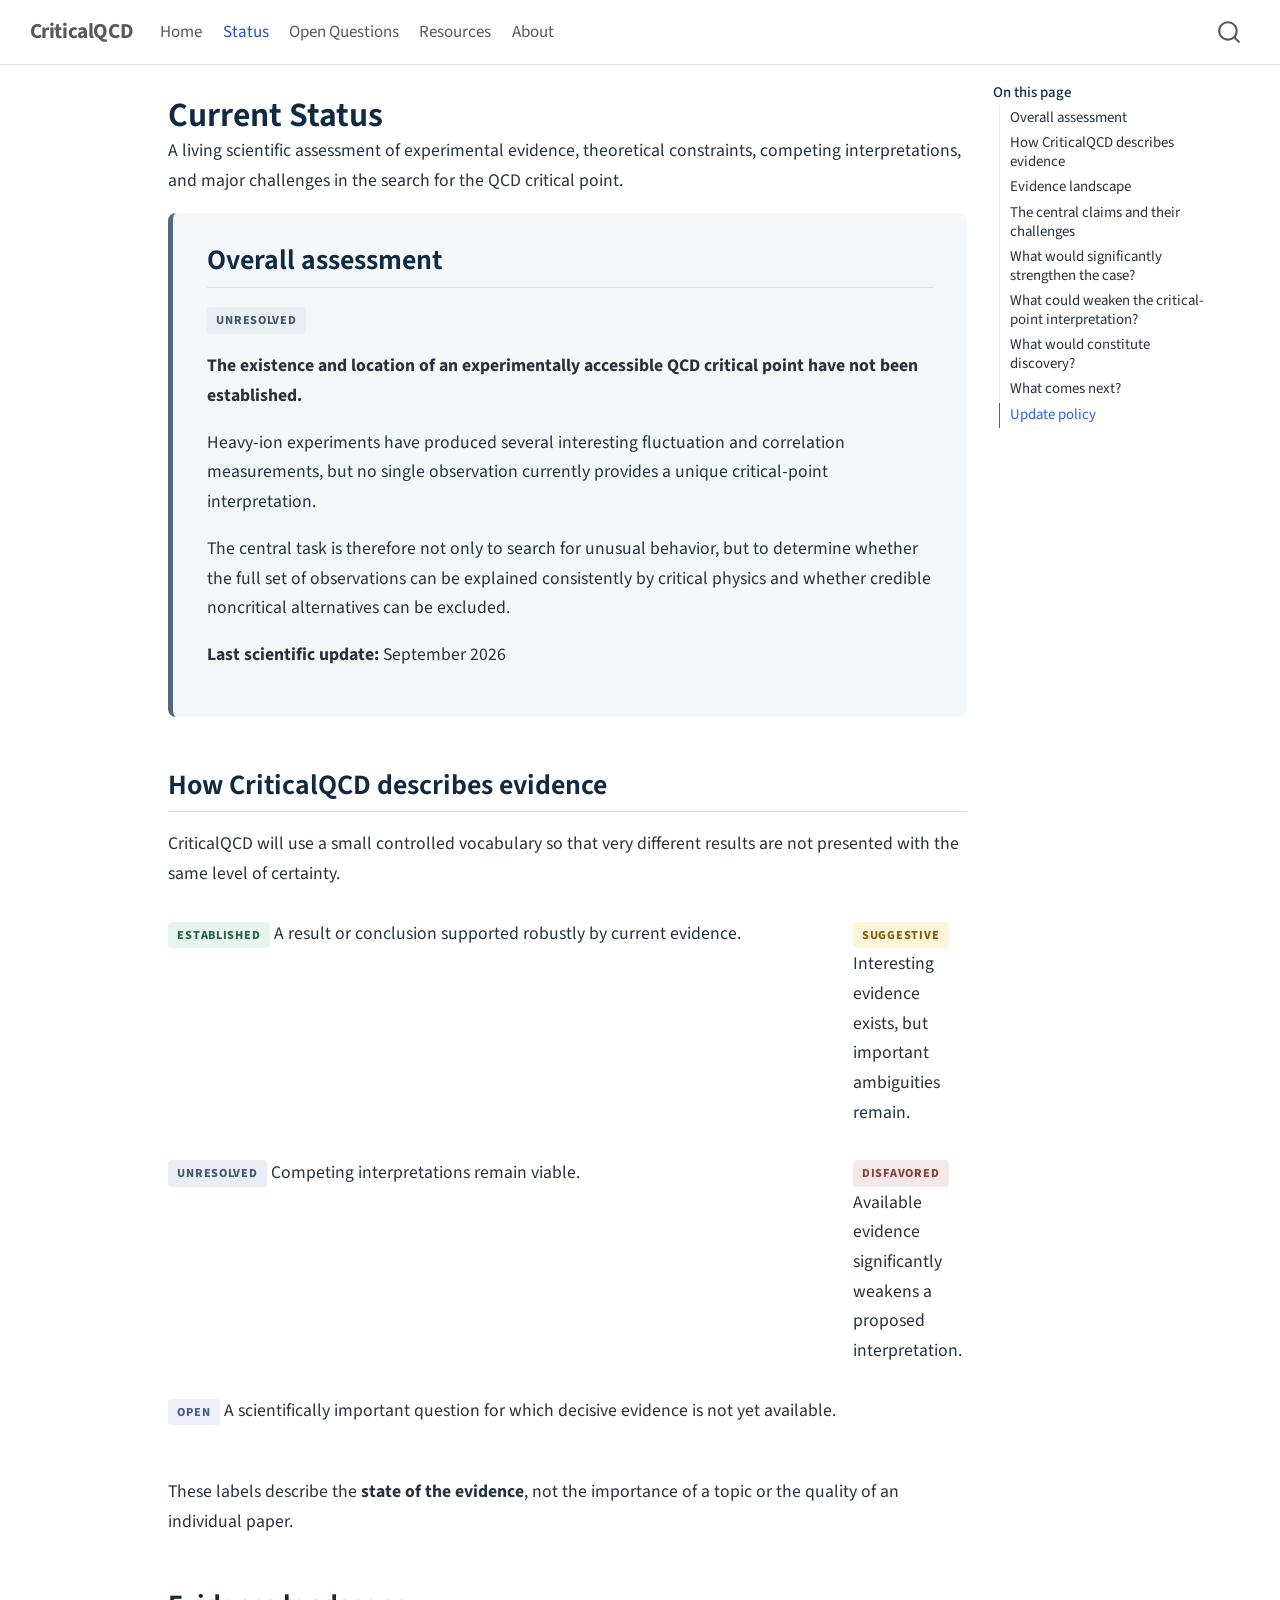
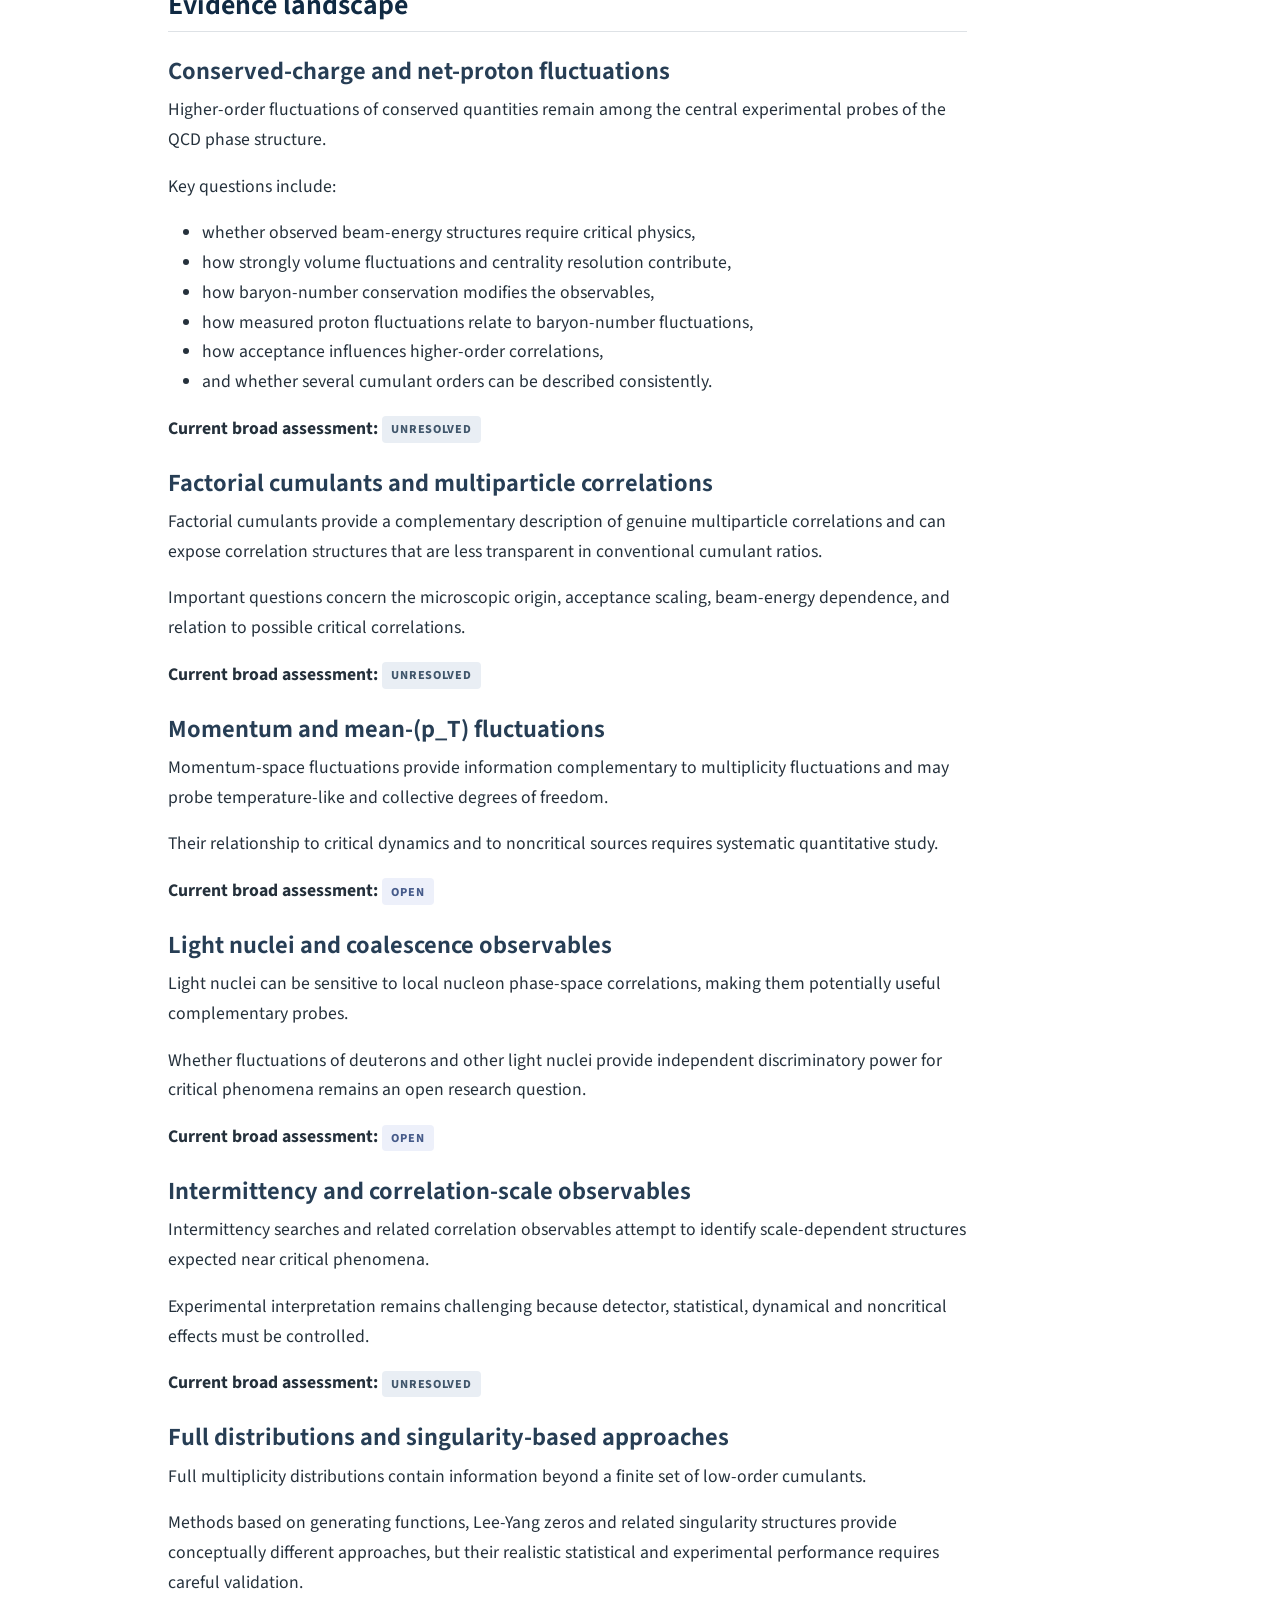
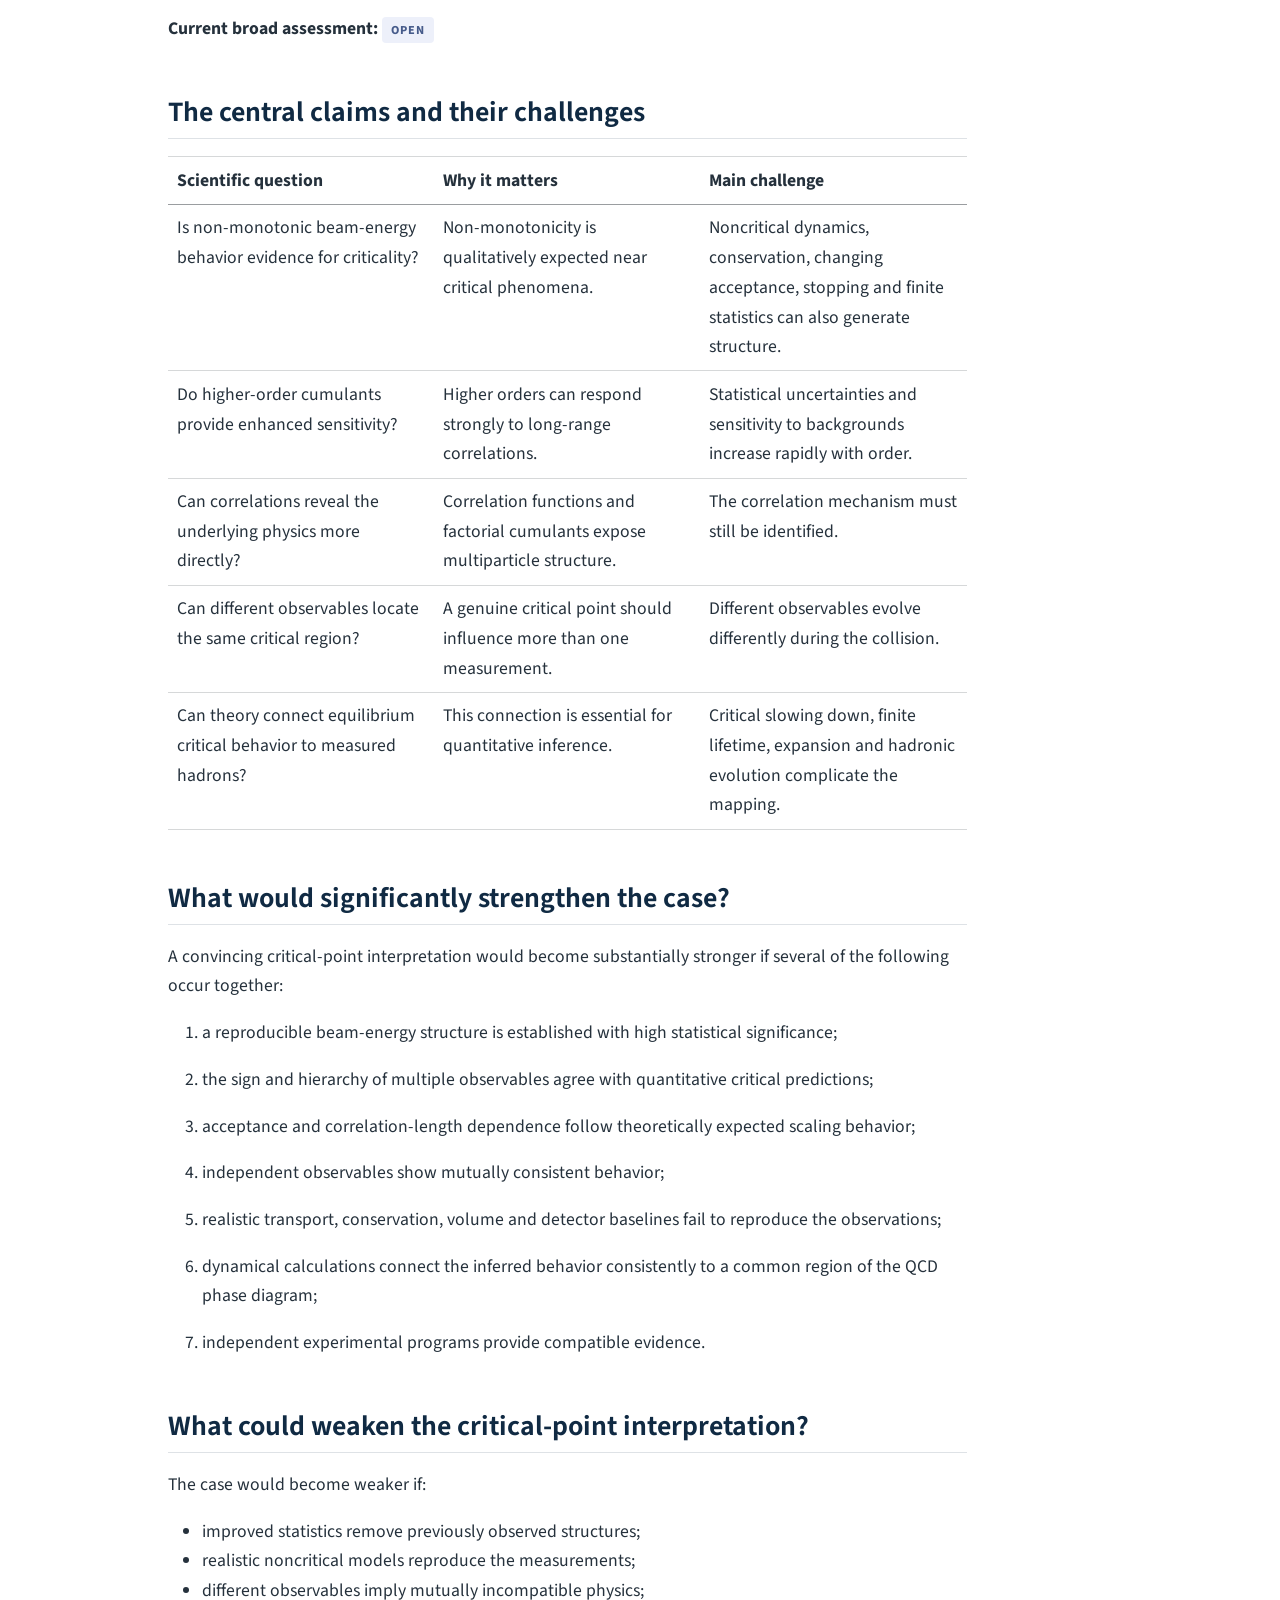
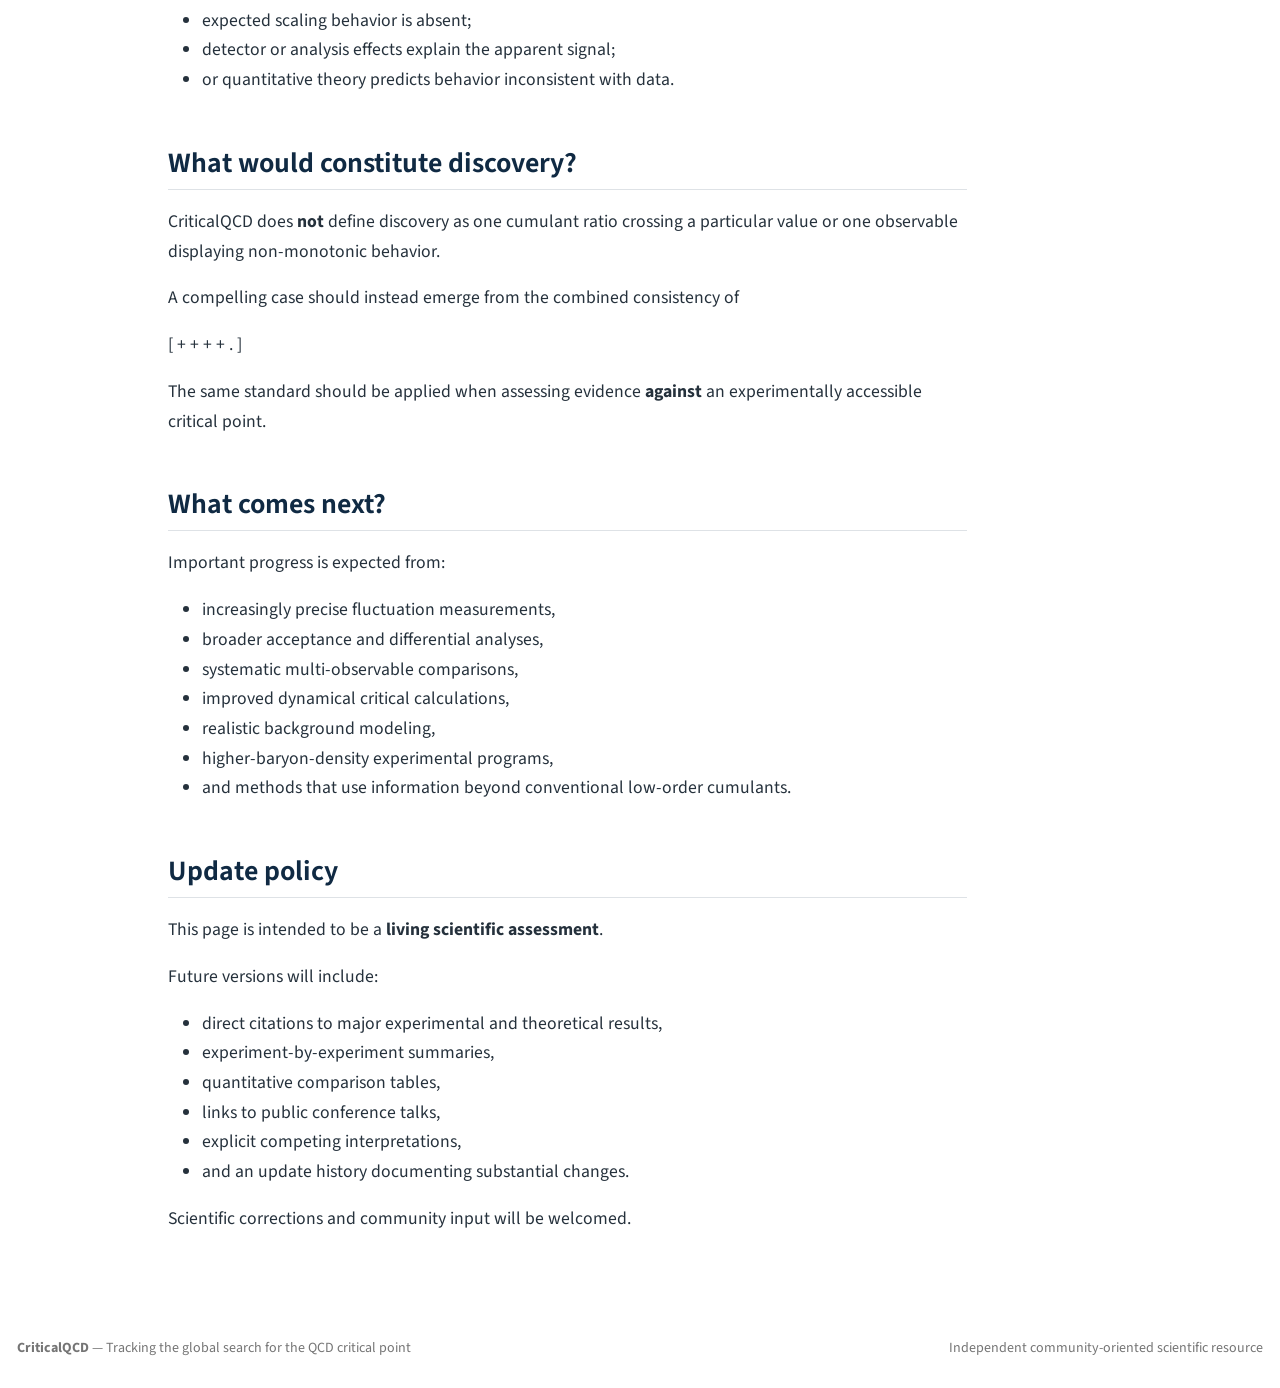
<file: status.html>
<!DOCTYPE html>
<html xmlns="http://www.w3.org/1999/xhtml" lang="en" xml:lang="en"><head>

<meta charset="utf-8">
<meta name="generator" content="quarto-1.10.18">

<meta name="viewport" content="width=device-width, initial-scale=1.0, user-scalable=yes">

<meta name="description" content="A living scientific assessment of experimental evidence, theoretical constraints, competing interpretations, and major challenges in the search for the QCD critical point.">

<title>Current Status – CriticalQCD</title>
<style>
/* Default styles provided by pandoc.
** See https://pandoc.org/MANUAL.html#variables-for-html for config info.
*/
span.smallcaps{font-variant: small-caps;}
div.columns{display: flex; gap: 1.5em;}
div.column{flex: auto;}
@media screen {
div.columns{gap: min(4vw, 1.5em);}
div.column{overflow-x: auto;}
}
div.hanging-indent{margin-left: 1.5em; text-indent: -1.5em;}
ul.task-list{list-style: none;}
ul.task-list li input[type="checkbox"] {
  width: 0.8em;
  margin: 0 0.8em 0.2em -1em; /* quarto-specific, see https://github.com/quarto-dev/quarto-cli/issues/4556 */ 
  vertical-align: middle;
}
</style>


<script src="site_libs/quarto-nav/quarto-nav.js"></script>
<script src="site_libs/quarto-nav/headroom.min.js"></script>
<script src="site_libs/clipboard/clipboard.min.js"></script>
<script src="site_libs/quarto-search/autocomplete.umd.js"></script>
<script src="site_libs/quarto-search/fuse.min.js"></script>
<script src="site_libs/quarto-search/quarto-search.js"></script>
<meta name="quarto:offset" content="./">
<script src="site_libs/quarto-html/quarto.js" type="module"></script>
<script src="site_libs/quarto-html/tabsets/tabsets.js" type="module"></script>
<script src="site_libs/quarto-html/popper.min.js"></script>
<script src="site_libs/quarto-html/tippy.umd.min.js"></script>
<script src="site_libs/quarto-html/anchor.min.js"></script>
<link href="site_libs/quarto-html/tippy.css" rel="stylesheet">
<link href="site_libs/quarto-html/quarto-syntax-highlighting-64a204ab8560d761af7679ceaba22944.css" rel="stylesheet" id="quarto-text-highlighting-styles">
<script src="site_libs/bootstrap/bootstrap.min.js"></script>
<link href="site_libs/bootstrap/bootstrap-icons.css" rel="stylesheet">
<link href="site_libs/bootstrap/bootstrap-e84dcb36a61b4148e0fcd244bdd2af34.min.css" rel="stylesheet" append-hash="true" id="quarto-bootstrap" data-mode="light">
<script id="quarto-search-options" type="application/json">{
  "location": "navbar",
  "copy-button": false,
  "collapse-after": 3,
  "panel-placement": "end",
  "type": "overlay",
  "limit": 50,
  "keyboard-shortcut": [
    "f",
    "/",
    "s"
  ],
  "show-item-context": false,
  "language": {
    "search-no-results-text": "No results",
    "search-matching-documents-text": "matching documents",
    "search-copy-link-title": "Copy link to search",
    "search-hide-matches-text": "Hide additional matches",
    "search-more-match-text": "more match in this document",
    "search-more-matches-text": "more matches in this document",
    "search-clear-button-title": "Clear",
    "search-text-placeholder": "",
    "search-detached-cancel-button-title": "Cancel",
    "search-submit-button-title": "Submit",
    "search-label": "Search"
  }
}</script>
<style>html{ scroll-behavior: smooth; }</style>


<link rel="stylesheet" href="styles.css">
<meta property="og:title" content="Current Status – CriticalQCD">
<meta property="og:description" content="A living scientific assessment of experimental evidence, theoretical constraints, competing interpretations, and major challenges in the search for the QCD critical point.">
<meta property="og:site_name" content="CriticalQCD">
<meta name="twitter:title" content="Current Status – CriticalQCD">
<meta name="twitter:description" content="A living scientific assessment of experimental evidence, theoretical constraints, competing interpretations, and major challenges in the search for the QCD critical point.">
<meta name="twitter:card" content="summary">
</head>

<body class="nav-fixed quarto-light">

<div id="quarto-search-results"></div>
  <header id="quarto-header" class="headroom fixed-top">
    <nav class="navbar navbar-expand-lg " data-bs-theme="dark">
      <div class="navbar-container container-fluid">
      <div class="navbar-brand-container mx-auto">
    <a class="navbar-brand" href="./index.html">
    <span class="navbar-title">CriticalQCD</span>
    </a>
  </div>
            <div id="quarto-search" class="" title="Search"></div>
          <button class="navbar-toggler" type="button" data-bs-toggle="collapse" data-bs-target="#navbarCollapse" aria-controls="navbarCollapse" role="menu" aria-expanded="false" aria-label="Toggle navigation" onclick="if (window.quartoToggleHeadroom) { window.quartoToggleHeadroom(); }">
  <span class="navbar-toggler-icon"></span>
</button>
          <div class="collapse navbar-collapse" id="navbarCollapse">
            <ul class="navbar-nav navbar-nav-scroll me-auto">
  <li class="nav-item">
    <a class="nav-link" href="./index.html"> 
<span class="menu-text">Home</span></a>
  </li>  
  <li class="nav-item">
    <a class="nav-link active" href="./status.html" aria-current="page"> 
<span class="menu-text">Status</span></a>
  </li>  
  <li class="nav-item">
    <a class="nav-link" href="./questions.html"> 
<span class="menu-text">Open Questions</span></a>
  </li>  
  <li class="nav-item">
    <a class="nav-link" href="./resources.html"> 
<span class="menu-text">Resources</span></a>
  </li>  
  <li class="nav-item">
    <a class="nav-link" href="./about.html"> 
<span class="menu-text">About</span></a>
  </li>  
</ul>
          </div> <!-- /navcollapse -->
            <div class="quarto-navbar-tools">
</div>
      </div> <!-- /container-fluid -->
    </nav>
</header>
<!-- content -->
<div id="quarto-content" class="quarto-container page-columns page-rows-contents page-layout-article page-navbar">
<!-- sidebar -->
<!-- margin-sidebar -->
    <div id="quarto-margin-sidebar" class="sidebar margin-sidebar">
        <nav id="TOC" role="doc-toc" class="toc-active">
    <h2 id="toc-title">On this page</h2>
   
  <ul>
  <li><a href="#overall-assessment" id="toc-overall-assessment" class="nav-link active" data-scroll-target="#overall-assessment">Overall assessment</a></li>
  <li><a href="#how-criticalqcd-describes-evidence" id="toc-how-criticalqcd-describes-evidence" class="nav-link" data-scroll-target="#how-criticalqcd-describes-evidence">How CriticalQCD describes evidence</a></li>
  <li><a href="#evidence-landscape" id="toc-evidence-landscape" class="nav-link" data-scroll-target="#evidence-landscape">Evidence landscape</a>
  <ul class="collapse">
  <li><a href="#conserved-charge-and-net-proton-fluctuations" id="toc-conserved-charge-and-net-proton-fluctuations" class="nav-link" data-scroll-target="#conserved-charge-and-net-proton-fluctuations">Conserved-charge and net-proton fluctuations</a></li>
  <li><a href="#factorial-cumulants-and-multiparticle-correlations" id="toc-factorial-cumulants-and-multiparticle-correlations" class="nav-link" data-scroll-target="#factorial-cumulants-and-multiparticle-correlations">Factorial cumulants and multiparticle correlations</a></li>
  <li><a href="#momentum-and-mean-p_t-fluctuations" id="toc-momentum-and-mean-p_t-fluctuations" class="nav-link" data-scroll-target="#momentum-and-mean-p_t-fluctuations">Momentum and mean-(p_T) fluctuations</a></li>
  <li><a href="#light-nuclei-and-coalescence-observables" id="toc-light-nuclei-and-coalescence-observables" class="nav-link" data-scroll-target="#light-nuclei-and-coalescence-observables">Light nuclei and coalescence observables</a></li>
  <li><a href="#intermittency-and-correlation-scale-observables" id="toc-intermittency-and-correlation-scale-observables" class="nav-link" data-scroll-target="#intermittency-and-correlation-scale-observables">Intermittency and correlation-scale observables</a></li>
  <li><a href="#full-distributions-and-singularity-based-approaches" id="toc-full-distributions-and-singularity-based-approaches" class="nav-link" data-scroll-target="#full-distributions-and-singularity-based-approaches">Full distributions and singularity-based approaches</a></li>
  </ul></li>
  <li><a href="#the-central-claims-and-their-challenges" id="toc-the-central-claims-and-their-challenges" class="nav-link" data-scroll-target="#the-central-claims-and-their-challenges">The central claims and their challenges</a></li>
  <li><a href="#what-would-significantly-strengthen-the-case" id="toc-what-would-significantly-strengthen-the-case" class="nav-link" data-scroll-target="#what-would-significantly-strengthen-the-case">What would significantly strengthen the case?</a></li>
  <li><a href="#what-could-weaken-the-critical-point-interpretation" id="toc-what-could-weaken-the-critical-point-interpretation" class="nav-link" data-scroll-target="#what-could-weaken-the-critical-point-interpretation">What could weaken the critical-point interpretation?</a></li>
  <li><a href="#what-would-constitute-discovery" id="toc-what-would-constitute-discovery" class="nav-link" data-scroll-target="#what-would-constitute-discovery">What would constitute discovery?</a></li>
  <li><a href="#what-comes-next" id="toc-what-comes-next" class="nav-link" data-scroll-target="#what-comes-next">What comes next?</a></li>
  <li><a href="#update-policy" id="toc-update-policy" class="nav-link" data-scroll-target="#update-policy">Update policy</a></li>
  </ul>
</nav>
    </div>
<!-- main -->
<main class="content" id="quarto-document-content">

<header id="title-block-header" class="quarto-title-block default">
<div class="quarto-title">
<h1 class="title">Current Status</h1>
</div>

<div>
  <div class="description">
    A living scientific assessment of experimental evidence, theoretical constraints, competing interpretations, and major challenges in the search for the QCD critical point.
  </div>
</div>


<div class="quarto-title-meta">

    
  
    
  </div>
  


</header>


<section id="overall-assessment" class="level2 assessment-box">
<h2 class="anchored" data-anchor-id="overall-assessment">Overall assessment</h2>
<p><span class="status-badge status-unresolved">UNRESOLVED</span></p>
<p><strong>The existence and location of an experimentally accessible QCD critical point have not been established.</strong></p>
<p>Heavy-ion experiments have produced several interesting fluctuation and correlation measurements, but no single observation currently provides a unique critical-point interpretation.</p>
<p>The central task is therefore not only to search for unusual behavior, but to determine whether the full set of observations can be explained consistently by critical physics and whether credible noncritical alternatives can be excluded.</p>
<p><strong>Last scientific update:</strong> September 2026</p>
</section>
<section id="how-criticalqcd-describes-evidence" class="level2">
<h2 class="anchored" data-anchor-id="how-criticalqcd-describes-evidence">How CriticalQCD describes evidence</h2>
<p>CriticalQCD will use a small controlled vocabulary so that very different results are not presented with the same level of certainty.</p>
<div class="status-key">
<p><span class="status-badge status-established">ESTABLISHED</span> A result or conclusion supported robustly by current evidence.</p>
<p><span class="status-badge status-suggestive">SUGGESTIVE</span> Interesting evidence exists, but important ambiguities remain.</p>
<p><span class="status-badge status-unresolved">UNRESOLVED</span> Competing interpretations remain viable.</p>
<p><span class="status-badge status-disfavored">DISFAVORED</span> Available evidence significantly weakens a proposed interpretation.</p>
<p><span class="status-badge status-open">OPEN</span> A scientifically important question for which decisive evidence is not yet available.</p>
</div>
<p>These labels describe the <strong>state of the evidence</strong>, not the importance of a topic or the quality of an individual paper.</p>
</section>
<section id="evidence-landscape" class="level2">
<h2 class="anchored" data-anchor-id="evidence-landscape">Evidence landscape</h2>
<section id="conserved-charge-and-net-proton-fluctuations" class="level3">
<h3 class="anchored" data-anchor-id="conserved-charge-and-net-proton-fluctuations">Conserved-charge and net-proton fluctuations</h3>
<p>Higher-order fluctuations of conserved quantities remain among the central experimental probes of the QCD phase structure.</p>
<p>Key questions include:</p>
<ul>
<li>whether observed beam-energy structures require critical physics,</li>
<li>how strongly volume fluctuations and centrality resolution contribute,</li>
<li>how baryon-number conservation modifies the observables,</li>
<li>how measured proton fluctuations relate to baryon-number fluctuations,</li>
<li>how acceptance influences higher-order correlations,</li>
<li>and whether several cumulant orders can be described consistently.</li>
</ul>
<p><strong>Current broad assessment:</strong> <span class="status-badge status-unresolved">UNRESOLVED</span></p>
</section>
<section id="factorial-cumulants-and-multiparticle-correlations" class="level3">
<h3 class="anchored" data-anchor-id="factorial-cumulants-and-multiparticle-correlations">Factorial cumulants and multiparticle correlations</h3>
<p>Factorial cumulants provide a complementary description of genuine multiparticle correlations and can expose correlation structures that are less transparent in conventional cumulant ratios.</p>
<p>Important questions concern the microscopic origin, acceptance scaling, beam-energy dependence, and relation to possible critical correlations.</p>
<p><strong>Current broad assessment:</strong> <span class="status-badge status-unresolved">UNRESOLVED</span></p>
</section>
<section id="momentum-and-mean-p_t-fluctuations" class="level3">
<h3 class="anchored" data-anchor-id="momentum-and-mean-p_t-fluctuations">Momentum and mean-(p_T) fluctuations</h3>
<p>Momentum-space fluctuations provide information complementary to multiplicity fluctuations and may probe temperature-like and collective degrees of freedom.</p>
<p>Their relationship to critical dynamics and to noncritical sources requires systematic quantitative study.</p>
<p><strong>Current broad assessment:</strong> <span class="status-badge status-open">OPEN</span></p>
</section>
<section id="light-nuclei-and-coalescence-observables" class="level3">
<h3 class="anchored" data-anchor-id="light-nuclei-and-coalescence-observables">Light nuclei and coalescence observables</h3>
<p>Light nuclei can be sensitive to local nucleon phase-space correlations, making them potentially useful complementary probes.</p>
<p>Whether fluctuations of deuterons and other light nuclei provide independent discriminatory power for critical phenomena remains an open research question.</p>
<p><strong>Current broad assessment:</strong> <span class="status-badge status-open">OPEN</span></p>
</section>
<section id="intermittency-and-correlation-scale-observables" class="level3">
<h3 class="anchored" data-anchor-id="intermittency-and-correlation-scale-observables">Intermittency and correlation-scale observables</h3>
<p>Intermittency searches and related correlation observables attempt to identify scale-dependent structures expected near critical phenomena.</p>
<p>Experimental interpretation remains challenging because detector, statistical, dynamical and noncritical effects must be controlled.</p>
<p><strong>Current broad assessment:</strong> <span class="status-badge status-unresolved">UNRESOLVED</span></p>
</section>
<section id="full-distributions-and-singularity-based-approaches" class="level3">
<h3 class="anchored" data-anchor-id="full-distributions-and-singularity-based-approaches">Full distributions and singularity-based approaches</h3>
<p>Full multiplicity distributions contain information beyond a finite set of low-order cumulants.</p>
<p>Methods based on generating functions, Lee-Yang zeros and related singularity structures provide conceptually different approaches, but their realistic statistical and experimental performance requires careful validation.</p>
<p><strong>Current broad assessment:</strong> <span class="status-badge status-open">OPEN</span></p>
</section>
</section>
<section id="the-central-claims-and-their-challenges" class="level2">
<h2 class="anchored" data-anchor-id="the-central-claims-and-their-challenges">The central claims and their challenges</h2>
<table class="caption-top table">
<colgroup>
<col style="width: 33%">
<col style="width: 33%">
<col style="width: 33%">
</colgroup>
<thead>
<tr class="header">
<th>Scientific question</th>
<th>Why it matters</th>
<th>Main challenge</th>
</tr>
</thead>
<tbody>
<tr class="odd">
<td>Is non-monotonic beam-energy behavior evidence for criticality?</td>
<td>Non-monotonicity is qualitatively expected near critical phenomena.</td>
<td>Noncritical dynamics, conservation, changing acceptance, stopping and finite statistics can also generate structure.</td>
</tr>
<tr class="even">
<td>Do higher-order cumulants provide enhanced sensitivity?</td>
<td>Higher orders can respond strongly to long-range correlations.</td>
<td>Statistical uncertainties and sensitivity to backgrounds increase rapidly with order.</td>
</tr>
<tr class="odd">
<td>Can correlations reveal the underlying physics more directly?</td>
<td>Correlation functions and factorial cumulants expose multiparticle structure.</td>
<td>The correlation mechanism must still be identified.</td>
</tr>
<tr class="even">
<td>Can different observables locate the same critical region?</td>
<td>A genuine critical point should influence more than one measurement.</td>
<td>Different observables evolve differently during the collision.</td>
</tr>
<tr class="odd">
<td>Can theory connect equilibrium critical behavior to measured hadrons?</td>
<td>This connection is essential for quantitative inference.</td>
<td>Critical slowing down, finite lifetime, expansion and hadronic evolution complicate the mapping.</td>
</tr>
</tbody>
</table>
</section>
<section id="what-would-significantly-strengthen-the-case" class="level2">
<h2 class="anchored" data-anchor-id="what-would-significantly-strengthen-the-case">What would significantly strengthen the case?</h2>
<p>A convincing critical-point interpretation would become substantially stronger if several of the following occur together:</p>
<ol type="1">
<li><p>a reproducible beam-energy structure is established with high statistical significance;</p></li>
<li><p>the sign and hierarchy of multiple observables agree with quantitative critical predictions;</p></li>
<li><p>acceptance and correlation-length dependence follow theoretically expected scaling behavior;</p></li>
<li><p>independent observables show mutually consistent behavior;</p></li>
<li><p>realistic transport, conservation, volume and detector baselines fail to reproduce the observations;</p></li>
<li><p>dynamical calculations connect the inferred behavior consistently to a common region of the QCD phase diagram;</p></li>
<li><p>independent experimental programs provide compatible evidence.</p></li>
</ol>
</section>
<section id="what-could-weaken-the-critical-point-interpretation" class="level2">
<h2 class="anchored" data-anchor-id="what-could-weaken-the-critical-point-interpretation">What could weaken the critical-point interpretation?</h2>
<p>The case would become weaker if:</p>
<ul>
<li>improved statistics remove previously observed structures;</li>
<li>realistic noncritical models reproduce the measurements;</li>
<li>different observables imply mutually incompatible physics;</li>
<li>expected scaling behavior is absent;</li>
<li>detector or analysis effects explain the apparent signal;</li>
<li>or quantitative theory predicts behavior inconsistent with data.</li>
</ul>
</section>
<section id="what-would-constitute-discovery" class="level2">
<h2 class="anchored" data-anchor-id="what-would-constitute-discovery">What would constitute discovery?</h2>
<p>CriticalQCD does <strong>not</strong> define discovery as one cumulant ratio crossing a particular value or one observable displaying non-monotonic behavior.</p>
<p>A compelling case should instead emerge from the combined consistency of</p>
<p>[ + + + + . ]</p>
<p>The same standard should be applied when assessing evidence <strong>against</strong> an experimentally accessible critical point.</p>
</section>
<section id="what-comes-next" class="level2">
<h2 class="anchored" data-anchor-id="what-comes-next">What comes next?</h2>
<p>Important progress is expected from:</p>
<ul>
<li>increasingly precise fluctuation measurements,</li>
<li>broader acceptance and differential analyses,</li>
<li>systematic multi-observable comparisons,</li>
<li>improved dynamical critical calculations,</li>
<li>realistic background modeling,</li>
<li>higher-baryon-density experimental programs,</li>
<li>and methods that use information beyond conventional low-order cumulants.</li>
</ul>
</section>
<section id="update-policy" class="level2">
<h2 class="anchored" data-anchor-id="update-policy">Update policy</h2>
<p>This page is intended to be a <strong>living scientific assessment</strong>.</p>
<p>Future versions will include:</p>
<ul>
<li>direct citations to major experimental and theoretical results,</li>
<li>experiment-by-experiment summaries,</li>
<li>quantitative comparison tables,</li>
<li>links to public conference talks,</li>
<li>explicit competing interpretations,</li>
<li>and an update history documenting substantial changes.</li>
</ul>
<p>Scientific corrections and community input will be welcomed.</p>


</section>

</main> <!-- /main -->
<script id="quarto-html-after-body" type="application/javascript">
  window.document.addEventListener("DOMContentLoaded", function (event) {
    const icon = "";
    const anchorJS = new window.AnchorJS();
    anchorJS.options = {
      placement: 'right',
      icon: icon
    };
    anchorJS.add('.anchored');
    const isCodeAnnotation = (el) => {
      for (const clz of el.classList) {
        if (clz.startsWith('code-annotation-')) {                     
          return true;
        }
      }
      return false;
    }
    const onCopySuccess = function(e) {
      // button target
      const button = e.trigger;
      // don't keep focus
      button.blur();
      // flash "checked"
      button.classList.add('code-copy-button-checked');
      var currentTitle = button.getAttribute("title");
      button.setAttribute("title", "Copied!");
      let tooltip;
      if (window.bootstrap) {
        button.setAttribute("data-bs-toggle", "tooltip");
        button.setAttribute("data-bs-placement", "left");
        button.setAttribute("data-bs-title", "Copied!");
        tooltip = new bootstrap.Tooltip(button, 
          { trigger: "manual", 
            customClass: "code-copy-button-tooltip",
            offset: [0, -8]});
        tooltip.show();    
      }
      setTimeout(function() {
        if (tooltip) {
          tooltip.hide();
          button.removeAttribute("data-bs-title");
          button.removeAttribute("data-bs-toggle");
          button.removeAttribute("data-bs-placement");
        }
        button.setAttribute("title", currentTitle);
        button.classList.remove('code-copy-button-checked');
      }, 1000);
      // clear code selection
      e.clearSelection();
    }
    const getTextToCopy = function(trigger) {
      const outerScaffold = trigger.parentElement.cloneNode(true);
      const codeEl = outerScaffold.querySelector('code');
      for (const childEl of codeEl.children) {
        if (isCodeAnnotation(childEl)) {
          childEl.remove();
        }
      }
      return codeEl.innerText;
    }
    const clipboard = new window.ClipboardJS('.code-copy-button:not([data-in-quarto-modal])', {
      text: getTextToCopy
    });
    clipboard.on('success', onCopySuccess);
    if (window.document.getElementById('quarto-embedded-source-code-modal')) {
      const clipboardModal = new window.ClipboardJS('.code-copy-button[data-in-quarto-modal]', {
        text: getTextToCopy,
        container: window.document.getElementById('quarto-embedded-source-code-modal')
      });
      clipboardModal.on('success', onCopySuccess);
    }
      var localhostRegex = new RegExp(/^(?:http|https):\/\/localhost\:?[0-9]*\//);
      var mailtoRegex = new RegExp(/^mailto:/);
        var filterRegex = new RegExp("https:\/\/criticalqcd\.org");
      var isInternal = (href) => {
          return filterRegex.test(href) || localhostRegex.test(href) || mailtoRegex.test(href);
      }
      // Inspect non-navigation links and adorn them if external
     var links = window.document.querySelectorAll('a[href]:not(.nav-link):not(.navbar-brand):not(.toc-action):not(.sidebar-link):not(.sidebar-item-toggle):not(.pagination-link):not(.no-external):not([aria-hidden]):not(.dropdown-item):not(.quarto-navigation-tool):not(.about-link)');
      for (var i=0; i<links.length; i++) {
        const link = links[i];
        if (!isInternal(link.href)) {
          // undo the damage that might have been done by quarto-nav.js in the case of
          // links that we want to consider external
          if (link.dataset.originalHref !== undefined) {
            link.href = link.dataset.originalHref;
          }
        }
      }
    function tippyHover(el, contentFn, onTriggerFn, onUntriggerFn) {
      const config = {
        allowHTML: true,
        maxWidth: 500,
        delay: 100,
        arrow: false,
        appendTo: function(el) {
            return el.parentElement;
        },
        interactive: true,
        interactiveBorder: 10,
        theme: 'quarto',
        placement: 'bottom-start',
      };
      if (contentFn) {
        config.content = contentFn;
      }
      if (onTriggerFn) {
        config.onTrigger = onTriggerFn;
      }
      if (onUntriggerFn) {
        config.onUntrigger = onUntriggerFn;
      }
      window.tippy(el, config); 
    }
    const noterefs = window.document.querySelectorAll('a[role="doc-noteref"]');
    for (var i=0; i<noterefs.length; i++) {
      const ref = noterefs[i];
      tippyHover(ref, function() {
        // use id or data attribute instead here
        let href = ref.getAttribute('data-footnote-href') || ref.getAttribute('href');
        try { href = new URL(href).hash; } catch {}
        const id = href.replace(/^#\/?/, "");
        const note = window.document.getElementById(id);
        if (note) {
          return note.innerHTML;
        } else {
          return "";
        }
      });
    }
    const xrefs = window.document.querySelectorAll('a.quarto-xref');
    const processXRef = (id, note) => {
      // Strip column container classes
      const stripColumnClz = (el) => {
        el.classList.remove("page-full", "page-columns");
        if (el.children) {
          for (const child of el.children) {
            stripColumnClz(child);
          }
        }
      }
      stripColumnClz(note)
      if (id === null || id.startsWith('sec-')) {
        // Special case sections, only their first couple elements
        const container = document.createElement("div");
        if (note.children && note.children.length > 2) {
          container.appendChild(note.children[0].cloneNode(true));
          for (let i = 1; i < note.children.length; i++) {
            const child = note.children[i];
            if (child.tagName === "P" && child.innerText === "") {
              continue;
            } else {
              container.appendChild(child.cloneNode(true));
              break;
            }
          }
          if (window.Quarto?.typesetMath) {
            window.Quarto.typesetMath(container);
          }
          return container.innerHTML
        } else {
          if (window.Quarto?.typesetMath) {
            window.Quarto.typesetMath(note);
          }
          return note.innerHTML;
        }
      } else {
        // Remove any anchor links if they are present
        const anchorLink = note.querySelector('a.anchorjs-link');
        if (anchorLink) {
          anchorLink.remove();
        }
        if (window.Quarto?.typesetMath) {
          window.Quarto.typesetMath(note);
        }
        if (note.classList.contains("callout")) {
          return note.outerHTML;
        } else {
          return note.innerHTML;
        }
      }
    }
    for (var i=0; i<xrefs.length; i++) {
      const xref = xrefs[i];
      tippyHover(xref, undefined, function(instance) {
        instance.disable();
        let url = xref.getAttribute('href');
        let hash = undefined; 
        if (url.startsWith('#')) {
          hash = url;
        } else {
          try { hash = new URL(url).hash; } catch {}
        }
        if (hash) {
          const id = hash.replace(/^#\/?/, "");
          const note = window.document.getElementById(id);
          if (note !== null) {
            try {
              const html = processXRef(id, note.cloneNode(true));
              instance.setContent(html);
            } finally {
              instance.enable();
              instance.show();
            }
          } else {
            // See if we can fetch this
            fetch(url.split('#')[0])
            .then(res => res.text())
            .then(html => {
              const parser = new DOMParser();
              const htmlDoc = parser.parseFromString(html, "text/html");
              const note = htmlDoc.getElementById(id);
              if (note !== null) {
                const html = processXRef(id, note);
                instance.setContent(html);
              } 
            }).finally(() => {
              instance.enable();
              instance.show();
            });
          }
        } else {
          // See if we can fetch a full url (with no hash to target)
          // This is a special case and we should probably do some content thinning / targeting
          fetch(url)
          .then(res => res.text())
          .then(html => {
            const parser = new DOMParser();
            const htmlDoc = parser.parseFromString(html, "text/html");
            const note = htmlDoc.querySelector('main.content');
            if (note !== null) {
              // This should only happen for chapter cross references
              // (since there is no id in the URL)
              // remove the first header
              if (note.children.length > 0 && note.children[0].tagName === "HEADER") {
                note.children[0].remove();
              }
              const html = processXRef(null, note);
              instance.setContent(html);
            } 
          }).finally(() => {
            instance.enable();
            instance.show();
          });
        }
      }, function(instance) {
      });
    }
        let selectedAnnoteEl;
        const selectorForAnnotation = ( cell, annotation) => {
          let cellAttr = 'data-code-cell="' + cell + '"';
          let lineAttr = 'data-code-annotation="' +  annotation + '"';
          const selector = 'span[' + cellAttr + '][' + lineAttr + ']';
          return selector;
        }
        const selectCodeLines = (annoteEl) => {
          const doc = window.document;
          const targetCell = annoteEl.getAttribute("data-target-cell");
          const targetAnnotation = annoteEl.getAttribute("data-target-annotation");
          const annoteSpan = window.document.querySelector(selectorForAnnotation(targetCell, targetAnnotation));
          const lines = annoteSpan.getAttribute("data-code-lines").split(",");
          const lineIds = lines.map((line) => {
            return targetCell + "-" + line;
          })
          let top = null;
          let height = null;
          let parent = null;
          if (lineIds.length > 0) {
              //compute the position of the single el (top and bottom and make a div)
              const el = window.document.getElementById(lineIds[0]);
              top = el.offsetTop;
              height = el.offsetHeight;
              parent = el.parentElement.parentElement;
            if (lineIds.length > 1) {
              const lastEl = window.document.getElementById(lineIds[lineIds.length - 1]);
              const bottom = lastEl.offsetTop + lastEl.offsetHeight;
              height = bottom - top;
            }
            if (top !== null && height !== null && parent !== null) {
              // cook up a div (if necessary) and position it 
              let div = window.document.getElementById("code-annotation-line-highlight");
              if (div === null) {
                div = window.document.createElement("div");
                div.setAttribute("id", "code-annotation-line-highlight");
                div.style.position = 'absolute';
                parent.appendChild(div);
              }
              div.style.top = top - 2 + "px";
              div.style.height = height + 4 + "px";
              div.style.left = 0;
              let gutterDiv = window.document.getElementById("code-annotation-line-highlight-gutter");
              if (gutterDiv === null) {
                gutterDiv = window.document.createElement("div");
                gutterDiv.setAttribute("id", "code-annotation-line-highlight-gutter");
                gutterDiv.style.position = 'absolute';
                const codeCell = window.document.getElementById(targetCell);
                const gutter = codeCell.querySelector('.code-annotation-gutter');
                gutter.appendChild(gutterDiv);
              }
              gutterDiv.style.top = top - 2 + "px";
              gutterDiv.style.height = height + 4 + "px";
            }
            selectedAnnoteEl = annoteEl;
          }
        };
        const unselectCodeLines = () => {
          const elementsIds = ["code-annotation-line-highlight", "code-annotation-line-highlight-gutter"];
          elementsIds.forEach((elId) => {
            const div = window.document.getElementById(elId);
            if (div) {
              div.remove();
            }
          });
          selectedAnnoteEl = undefined;
        };
          // Handle positioning of the toggle
      window.addEventListener(
        "resize",
        throttle(() => {
          elRect = undefined;
          if (selectedAnnoteEl) {
            selectCodeLines(selectedAnnoteEl);
          }
        }, 10)
      );
      function throttle(fn, ms) {
      let throttle = false;
      let timer;
        return (...args) => {
          if(!throttle) { // first call gets through
              fn.apply(this, args);
              throttle = true;
          } else { // all the others get throttled
              if(timer) clearTimeout(timer); // cancel #2
              timer = setTimeout(() => {
                fn.apply(this, args);
                timer = throttle = false;
              }, ms);
          }
        };
      }
        // Attach click handler to the DT
        const annoteDls = window.document.querySelectorAll('dt[data-target-cell]');
        for (const annoteDlNode of annoteDls) {
          annoteDlNode.addEventListener('click', (event) => {
            const clickedEl = event.target;
            if (clickedEl !== selectedAnnoteEl) {
              unselectCodeLines();
              const activeEl = window.document.querySelector('dt[data-target-cell].code-annotation-active');
              if (activeEl) {
                activeEl.classList.remove('code-annotation-active');
              }
              selectCodeLines(clickedEl);
              clickedEl.classList.add('code-annotation-active');
            } else {
              // Unselect the line
              unselectCodeLines();
              clickedEl.classList.remove('code-annotation-active');
            }
          });
        }
    const findCites = (el) => {
      const parentEl = el.parentElement;
      if (parentEl) {
        const cites = parentEl.dataset.cites;
        if (cites) {
          return {
            el,
            cites: cites.split(' ')
          };
        } else {
          return findCites(el.parentElement)
        }
      } else {
        return undefined;
      }
    };
    var bibliorefs = window.document.querySelectorAll('a[role="doc-biblioref"]');
    for (var i=0; i<bibliorefs.length; i++) {
      const ref = bibliorefs[i];
      const citeInfo = findCites(ref);
      if (citeInfo) {
        tippyHover(citeInfo.el, function() {
          var popup = window.document.createElement('div');
          citeInfo.cites.forEach(function(cite) {
            var citeDiv = window.document.createElement('div');
            citeDiv.classList.add('hanging-indent');
            citeDiv.classList.add('csl-entry');
            var biblioDiv = window.document.getElementById('ref-' + cite);
            if (biblioDiv) {
              citeDiv.innerHTML = biblioDiv.innerHTML;
            }
            popup.appendChild(citeDiv);
          });
          return popup.innerHTML;
        });
      }
    }
  });
  </script>
</div> <!-- /content -->
<footer class="footer">
  <div class="nav-footer">
    <div class="nav-footer-left">
<p><strong>CriticalQCD</strong> — Tracking the global search for the QCD critical point</p>
</div>   
    <div class="nav-footer-center">
      &nbsp;
    </div>
    <div class="nav-footer-right">
<p>Independent community-oriented scientific resource</p>
</div>
  </div>
</footer>




<script src="site_libs/quarto-html/zenscroll-min.js"></script>
</body></html>
</file>
<file: site_libs/quarto-html/tippy.css>
.tippy-box[data-animation=fade][data-state=hidden]{opacity:0}[data-tippy-root]{max-width:calc(100vw - 10px)}.tippy-box{position:relative;background-color:#333;color:#fff;border-radius:4px;font-size:14px;line-height:1.4;white-space:normal;outline:0;transition-property:transform,visibility,opacity}.tippy-box[data-placement^=top]>.tippy-arrow{bottom:0}.tippy-box[data-placement^=top]>.tippy-arrow:before{bottom:-7px;left:0;border-width:8px 8px 0;border-top-color:initial;transform-origin:center top}.tippy-box[data-placement^=bottom]>.tippy-arrow{top:0}.tippy-box[data-placement^=bottom]>.tippy-arrow:before{top:-7px;left:0;border-width:0 8px 8px;border-bottom-color:initial;transform-origin:center bottom}.tippy-box[data-placement^=left]>.tippy-arrow{right:0}.tippy-box[data-placement^=left]>.tippy-arrow:before{border-width:8px 0 8px 8px;border-left-color:initial;right:-7px;transform-origin:center left}.tippy-box[data-placement^=right]>.tippy-arrow{left:0}.tippy-box[data-placement^=right]>.tippy-arrow:before{left:-7px;border-width:8px 8px 8px 0;border-right-color:initial;transform-origin:center right}.tippy-box[data-inertia][data-state=visible]{transition-timing-function:cubic-bezier(.54,1.5,.38,1.11)}.tippy-arrow{width:16px;height:16px;color:#333}.tippy-arrow:before{content:"";position:absolute;border-color:transparent;border-style:solid}.tippy-content{position:relative;padding:5px 9px;z-index:1}
</file>
<file: site_libs/quarto-html/quarto-syntax-highlighting-64a204ab8560d761af7679ceaba22944.css>
/* quarto syntax highlight colors */
:root {
  --quarto-hl-ot-color: #003B4F;
  --quarto-hl-at-color: #657422;
  --quarto-hl-ss-color: #20794D;
  --quarto-hl-an-color: #5E5E5E;
  --quarto-hl-fu-color: #4758AB;
  --quarto-hl-st-color: #20794D;
  --quarto-hl-cf-color: #003B4F;
  --quarto-hl-op-color: #5E5E5E;
  --quarto-hl-er-color: #AD0000;
  --quarto-hl-bn-color: #AD0000;
  --quarto-hl-al-color: #AD0000;
  --quarto-hl-va-color: #111111;
  --quarto-hl-bu-color: inherit;
  --quarto-hl-ex-color: inherit;
  --quarto-hl-pp-color: #AD0000;
  --quarto-hl-in-color: #5E5E5E;
  --quarto-hl-vs-color: #20794D;
  --quarto-hl-wa-color: #5E5E5E;
  --quarto-hl-do-color: #5E5E5E;
  --quarto-hl-im-color: #00769E;
  --quarto-hl-ch-color: #20794D;
  --quarto-hl-dt-color: #AD0000;
  --quarto-hl-fl-color: #AD0000;
  --quarto-hl-co-color: #5E5E5E;
  --quarto-hl-cv-color: #5E5E5E;
  --quarto-hl-cn-color: #8f5902;
  --quarto-hl-sc-color: #5E5E5E;
  --quarto-hl-dv-color: #AD0000;
  --quarto-hl-kw-color: #003B4F;
}

/* other quarto variables */
:root {
  --quarto-font-monospace: SFMono-Regular, Menlo, Monaco, Consolas, "Liberation Mono", "Courier New", monospace;
}

/* syntax highlight based on Pandoc's rules */
pre > code.sourceCode > span {
  color: #003B4F;
}

code.sourceCode > span {
  color: #003B4F;
}

div.sourceCode,
div.sourceCode pre.sourceCode {
  color: #003B4F;
}

/* Normal */
code span {
  color: #003B4F;
}

/* Alert */
code span.al {
  color: #AD0000;
  font-style: inherit;
}

/* Annotation */
code span.an {
  color: #5E5E5E;
  font-style: inherit;
}

/* Attribute */
code span.at {
  color: #657422;
  font-style: inherit;
}

/* BaseN */
code span.bn {
  color: #AD0000;
  font-style: inherit;
}

/* BuiltIn */
code span.bu {
  font-style: inherit;
}

/* ControlFlow */
code span.cf {
  color: #003B4F;
  font-weight: bold;
  font-style: inherit;
}

/* Char */
code span.ch {
  color: #20794D;
  font-style: inherit;
}

/* Constant */
code span.cn {
  color: #8f5902;
  font-style: inherit;
}

/* Comment */
code span.co {
  color: #5E5E5E;
  font-style: inherit;
}

/* CommentVar */
code span.cv {
  color: #5E5E5E;
  font-style: italic;
}

/* Documentation */
code span.do {
  color: #5E5E5E;
  font-style: italic;
}

/* DataType */
code span.dt {
  color: #AD0000;
  font-style: inherit;
}

/* DecVal */
code span.dv {
  color: #AD0000;
  font-style: inherit;
}

/* Error */
code span.er {
  color: #AD0000;
  font-style: inherit;
}

/* Extension */
code span.ex {
  font-style: inherit;
}

/* Float */
code span.fl {
  color: #AD0000;
  font-style: inherit;
}

/* Function */
code span.fu {
  color: #4758AB;
  font-style: inherit;
}

/* Import */
code span.im {
  color: #00769E;
  font-style: inherit;
}

/* Information */
code span.in {
  color: #5E5E5E;
  font-style: inherit;
}

/* Keyword */
code span.kw {
  color: #003B4F;
  font-weight: bold;
  font-style: inherit;
}

/* Operator */
code span.op {
  color: #5E5E5E;
  font-style: inherit;
}

/* Other */
code span.ot {
  color: #003B4F;
  font-style: inherit;
}

/* Preprocessor */
code span.pp {
  color: #AD0000;
  font-style: inherit;
}

/* SpecialChar */
code span.sc {
  color: #5E5E5E;
  font-style: inherit;
}

/* SpecialString */
code span.ss {
  color: #20794D;
  font-style: inherit;
}

/* String */
code span.st {
  color: #20794D;
  font-style: inherit;
}

/* Variable */
code span.va {
  color: #111111;
  font-style: inherit;
}

/* VerbatimString */
code span.vs {
  color: #20794D;
  font-style: inherit;
}

/* Warning */
code span.wa {
  color: #5E5E5E;
  font-style: italic;
}

.prevent-inlining {
  content: "</";
}

/*# sourceMappingURL=9d8d5bb603a83b8298b89080a598c93b.css.map */
</file>
<file: styles.css>
/* =========================================================
   CriticalQCD
   Scientific portal styling
   ========================================================= */

:root {
  --cq-navy: #102a43;
  --cq-blue: #2563a6;
  --cq-light-blue: #eaf2f8;
  --cq-text: #25313c;
  --cq-muted: #627080;
  --cq-border: #dce3e8;
  --cq-bg-soft: #f6f8fa;
  --cq-white: #ffffff;
}

/* ---------- Global ---------- */

body {
  color: var(--cq-text);
  line-height: 1.68;
}

main {
  font-size: 1.04rem;
}

h1,
h2,
h3 {
  color: var(--cq-navy);
  font-weight: 650;
}

h2 {
  margin-top: 3rem;
}

a {
  text-decoration-thickness: 1px;
  text-underline-offset: 3px;
}

/* ---------- Navbar ---------- */

.navbar {
  border-bottom: 1px solid var(--cq-border);
  box-shadow: none;
}

.navbar-brand {
  font-weight: 700;
  letter-spacing: -0.02em;
}

/* ---------- Homepage hero ---------- */

.hero {
  max-width: 1180px;
  margin: 1.5rem auto 2.5rem auto;
  padding: 4.5rem 3.5rem;
  background:
    linear-gradient(
      120deg,
      rgba(16, 42, 67, 0.97),
      rgba(24, 73, 112, 0.94)
    );
  border-radius: 18px;
  color: white;
}

.hero h1 {
  color: white;
  max-width: 850px;
  font-size: clamp(2.5rem, 5vw, 4.4rem);
  line-height: 1.08;
  letter-spacing: -0.045em;
  margin-top: 0.6rem;
  margin-bottom: 1.5rem;
}

.hero p {
  max-width: 880px;
  font-size: 1.2rem;
  line-height: 1.65;
  color: rgba(255, 255, 255, 0.88);
}

.hero-kicker {
  font-size: 0.78rem;
  letter-spacing: 0.16em;
  font-weight: 700;
  color: rgba(255, 255, 255, 0.7);
}

.hero-actions {
  margin-top: 2rem;
  display: flex;
  flex-wrap: wrap;
  gap: 0.8rem;
}

/* ---------- Buttons ---------- */

.btn {
  display: inline-block;
  padding: 0.75rem 1.2rem;
  border-radius: 7px;
  font-weight: 600;
  text-decoration: none;
}

.btn-primary {
  background: white;
  color: var(--cq-navy) !important;
  border: 1px solid white;
}

.btn-primary:hover {
  background: #edf3f8;
}

.btn-outline {
  border: 1px solid rgba(255, 255, 255, 0.7);
  color: white !important;
}

.btn-outline:hover {
  background: rgba(255, 255, 255, 0.1);
}

/* ---------- Status panel ---------- */

.status-panel {
  max-width: 1040px;
  margin: -1rem auto 4rem auto;
  padding: 1.7rem 2rem;
  background: var(--cq-light-blue);
  border-left: 5px solid var(--cq-blue);
  border-radius: 7px;
}

.status-panel h3 {
  margin-top: 0;
}

/* ---------- Main homepage width ---------- */

#quarto-document-content > h2,
#quarto-document-content > p,
#quarto-document-content > ul,
#quarto-document-content > .home-grid,
#quarto-document-content > .topic-grid,
#quarto-document-content > .home-closing {
  max-width: 1040px;
  margin-left: auto;
  margin-right: auto;
}

/* ---------- Cards ---------- */

.home-grid {
  display: grid;
  grid-template-columns: repeat(3, minmax(0, 1fr));
  gap: 1.2rem;
  margin-top: 2rem;
  margin-bottom: 4rem;
}

.home-card {
  padding: 1.7rem;
  background: var(--cq-white);
  border: 1px solid var(--cq-border);
  border-radius: 10px;
}

.home-card:hover {
  border-color: #aabac7;
  transform: translateY(-2px);
  transition: 0.15s ease;
}

.home-card h3 {
  margin-top: 0;
  font-size: 1.25rem;
}

/* ---------- Topic grid ---------- */

.topic-grid {
  display: grid;
  grid-template-columns: repeat(2, minmax(0, 1fr));
  gap: 1.2rem 2rem;
  margin-top: 1.8rem;
  margin-bottom: 4rem;
}

.topic-grid > div {
  padding-top: 1rem;
  border-top: 2px solid var(--cq-border);
}

/* ---------- Closing ---------- */

.home-closing {
  margin-top: 4rem;
  margin-bottom: 4rem;
  padding: 2rem;
  background: var(--cq-bg-soft);
  border-radius: 10px;
}

/* ---------- Mobile ---------- */

@media (max-width: 850px) {

  .hero {
    padding: 3rem 1.6rem;
    border-radius: 10px;
  }

  .home-grid,
  .topic-grid {
    grid-template-columns: 1fr;
  }

  .status-panel {
    margin-left: 0.5rem;
    margin-right: 0.5rem;
  }
}

/* =========================================================
   Evidence status system
   ========================================================= */

.assessment-box {
  padding: 1.8rem 2rem;
  margin: 1rem 0 3rem 0;
  background: #f4f7fa;
  border-left: 5px solid #52697d;
  border-radius: 8px;
}

.assessment-box h2 {
  margin-top: 0;
}

.status-key {
  display: grid;
  grid-template-columns: max-content 1fr;
  gap: 0.8rem 1rem;
  align-items: start;
  margin: 1.8rem 0 2rem 0;
}

.status-badge {
  display: inline-block;
  padding: 0.18rem 0.55rem;
  border-radius: 4px;
  font-size: 0.72rem;
  font-weight: 750;
  letter-spacing: 0.06em;
  vertical-align: middle;
  white-space: nowrap;
}

.status-established {
  background: #e7f3ed;
  color: #286046;
}

.status-suggestive {
  background: #fff4d8;
  color: #795d12;
}

.status-unresolved {
  background: #e9eef4;
  color: #40566b;
}

.status-disfavored {
  background: #f7e8e8;
  color: #814141;
}

.status-open {
  background: #edf0fa;
  color: #465b8a;
}

@media (max-width: 700px) {
  .status-key {
    grid-template-columns: 1fr;
  }
}
</file>
